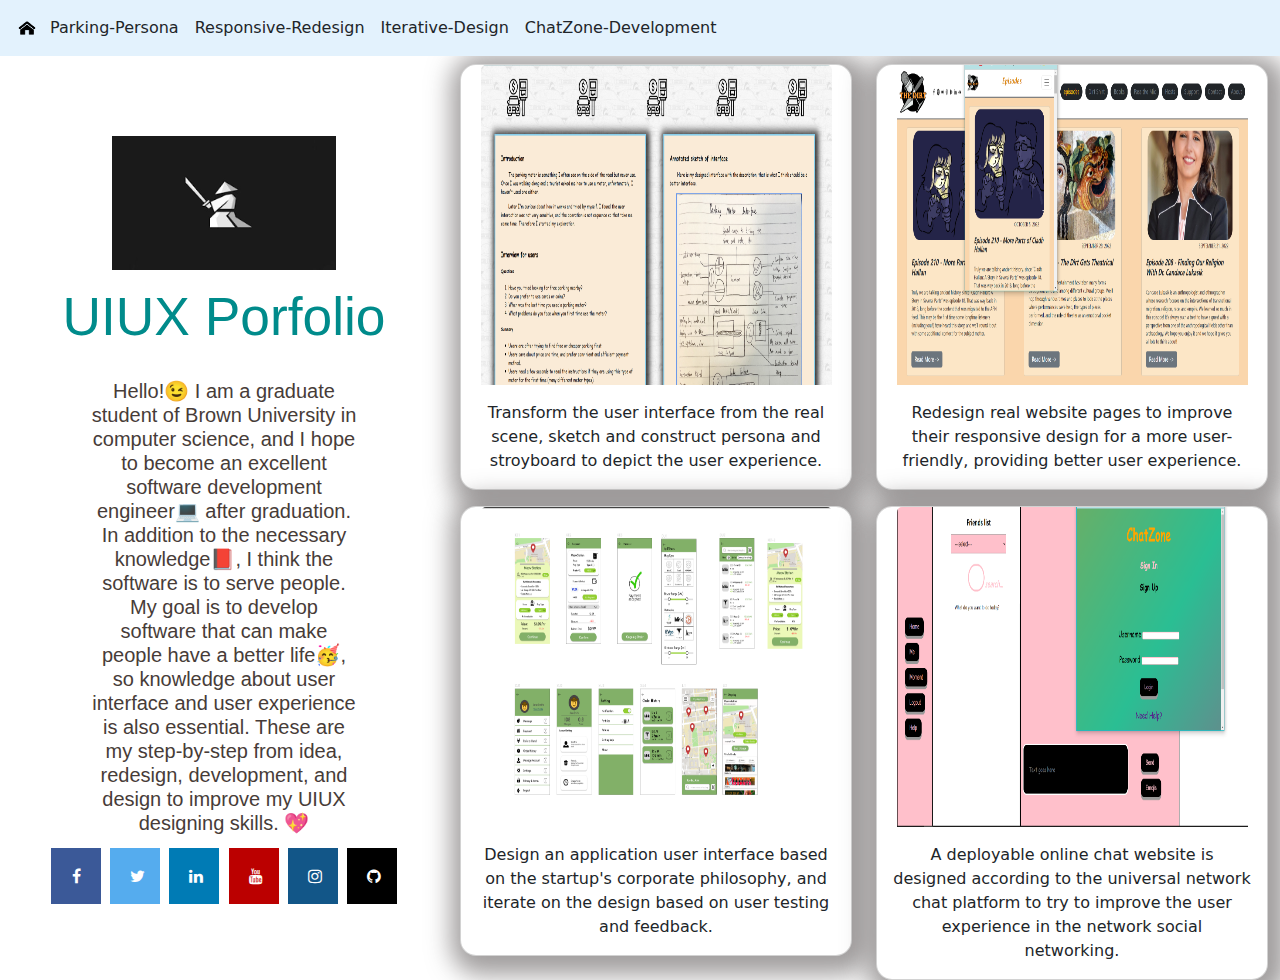
<file: index.html>
<!DOCTYPE html>
<html>
<header>
    <title>UIUX Portfolio</title>
    <meta charset="utf-8" />
    <meta name="viewport" content="width=device-width, initial-scale=1, shrink-to-fit=no" />
    <link rel="stylesheet" href="bootstrap.css" />
    <link rel="stylesheet" href="index.css" />
    <link rel="stylesheet" href="https://cdnjs.cloudflare.com/ajax/libs/font-awesome/4.7.0/css/font-awesome.min.css">
    <script src="https://code.jquery.com/jquery-3.3.1.slim.min.js"
        integrity="sha384-q8i/X+965DzO0rT7abK41JStQIAqVgRVzpbzo5smXKp4YfRvH+8abtTE1Pi6jizo"
        crossorigin="anonymous"></script>
    <script src="https://cdnjs.cloudflare.com/ajax/libs/popper.js/1.14.7/umd/popper.min.js"
        integrity="sha384-UO2eT0CpHqdSJQ6hJty5KVphtPhzWj9WO1clHTMGa3JDZwrnQq4sF86dIHNDz0W1"
        crossorigin="anonymous"></script>
    <script src="https://cdnjs.cloudflare.com/ajax/libs/bootstrap/5.1.3/js/bootstrap.min.js"
        integrity="sha512-OvBgP9A2JBgiRad/mM36mkzXSXaJE9BEIENnVEmeZdITvwT09xnxLtT4twkCa8m/loMbPHsvPl0T8lRGVBwjlQ=="
        crossorigin="anonymous" referrerpolicy="no-referrer"></script>
</header>

<body>
    <nav class="navbar sticky-top navbar-expand-lg" style="background-color: #e3f2fd;">
        <div class="container-fluid">
            <a href="#"><img src="img/home.png" alt="home" width="30" height="24"></a>
            <button class="navbar-toggler" type="button" data-bs-toggle="collapse" data-bs-target="#navbarNavAltMarkup"
                aria-controls="navbarNavAltMarkup" aria-expanded="false" aria-label="Toggle navigation">
                <span class="navbar-toggler-icon"></span>
            </button>

            <div class="collapse navbar-collapse" id="navbarNavAltMarkup">
                <div class="navbar-nav nav">
                    <a class="nav-link link-dark" href="Persona\index.html">Parking-Persona</a>
                    <a class="nav-link link-dark" href="Responsive-Redesign\index.html">Responsive-Redesign</a>
                    <a class="nav-link link-dark" href="Iterative-Design\index.html">Iterative-Design</a>
                    <a class="nav-link link-dark" href="ChatZone\index.html">ChatZone-Development</a>
                </div>
            </div>
        </div>
    </nav>

    <div class="d-flex flex-row">
        <div style="width: 35%;" id="me">
            <img class="logo" src="img\images.png">
            <h1>UIUX Porfolio</h1>
            <div class="text-block">
                <h3>Hello!😉 I am a graduate student of Brown University in computer science, and I hope to become an
                    excellent software development engineer💻 after graduation. In addition to the necessary
                    knowledge📕, I think the software is to serve people. My goal is to develop software that can make
                    people have a better life🥳, so knowledge about user interface and user experience is also
                    essential. These are my step-by-step from idea, redesign, development, and design to improve my UIUX
                    designing skills. 💖</h3>
            </div>
            <div class="icon-blcok">
                <a href="https://www.facebook.com/" class="fa fa-facebook"></a>
                <a href="https://twitter.com/home" class="fa fa-twitter"></a>
                <a href="https://www.linkedin.com/" class="fa fa-linkedin"></a>
                <a href="https://www.youtube.com/" class="fa fa-youtube"></a>
                <a href="https://www.instagram.com/" class="fa fa-instagram"></a>
                <a href="https://www.github.com/" class="fa fa-github"></a>
            </div>
        </div>
        <div style="width: 65%;" class="container-xxl text-center" id="part">
            <div class="row row-cols-2">
                <div class="col-xl-6 col-12 mt-2">
                    <div class="card ccard rounded-4" style="width: 100%;">
                        <div class="position-relative c1">
                            <img src="img\1.png" class="card-img-top image" alt="1">
                            <a href="Persona/index.html">
                                <div class="overlay1 rounded-4">
                                    Parking Meter Interface Persona
                                </div>
                            </a>
                        </div>
                        <div class="card-body">
                            <p class="card-text">Transform the user interface from the real scene, sketch and construct
                                persona and stroyboard to depict the user experience.</p>
                        </div>
                    </div>
                </div>
                <div class="col-xl-6 col-12 mt-2">
                    <div class="card ccard rounded-4" style="width: 100%;">
                        <div class="position-relative c2">
                            <img src="img\2.png " class="card-img-top image" alt="2">
                            <a href="Responsive-Redesign/index.html">
                                <div class="overlay2 rounded-4">
                                    Responsive Redesign
                                </div>
                            </a>
                        </div>
                        <div class="card-body">
                            <p class="card-text">Redesign real website pages to improve their responsive design for a
                                more user-friendly, providing better user experience.</p>
                        </div>
                    </div>
                </div>
                <div class="col-xl-6 col-12 mt-3">
                    <div class="card ccard rounded-4" style="width: 100%;">
                        <div class="position-relative c3">
                            <img src="img\3.png" class="card-img-top image" alt="3">
                            <a href="Iterative-Design/index.html">
                                <div class="overlay3 rounded-4">
                                    Iterative Design
                                </div>
                            </a>
                        </div>
                        <div class="card-body">
                            <p class="card-text">Design an application user interface based on the startup's corporate
                                philosophy, and iterate on the design based on user testing and feedback.</p>
                        </div>
                    </div>
                </div>
                <div class="col-xl-6 col-12 mt-3">
                    <div class="card ccard rounded-4" style="width: 100%;">
                        <div class="position-relative c4">
                            <img src="img\4.png" class="card-img-top image" alt="4">
                            <a href="ChatZone/index.html">
                                <div class="overlay4 rounded-4">
                                    Chat Zone
                                </div>
                            </a>
                        </div>
                        <div class="card-body">
                            <p class="card-text">A deployable online chat website is designed according to the universal
                                network chat platform to try to improve the user experience in the network social
                                networking.</p>
                        </div>
                    </div>
                </div>
            </div>
        </div>
    </div>

</body>

</html>
<!-- Source Code: https://getbootstrap.com/docs/5.2/getting-started/introduction/ -->
</file>
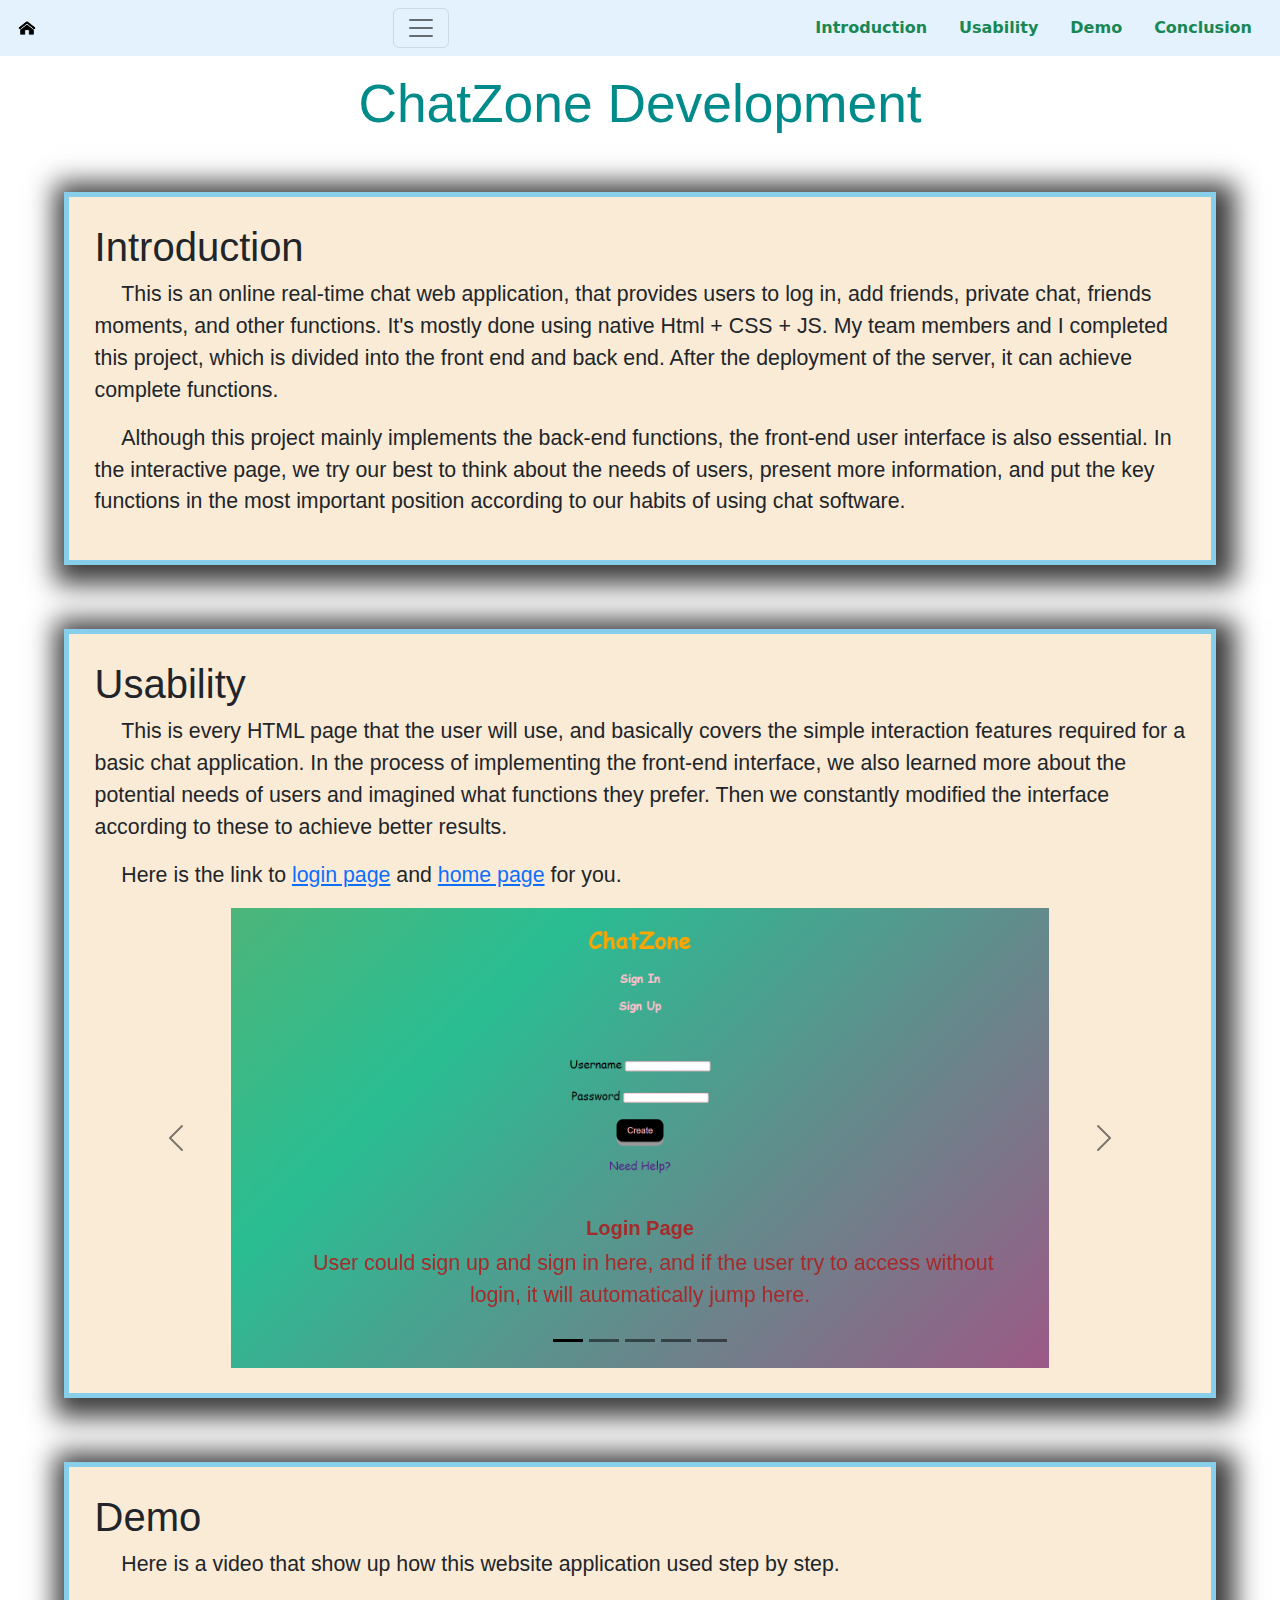
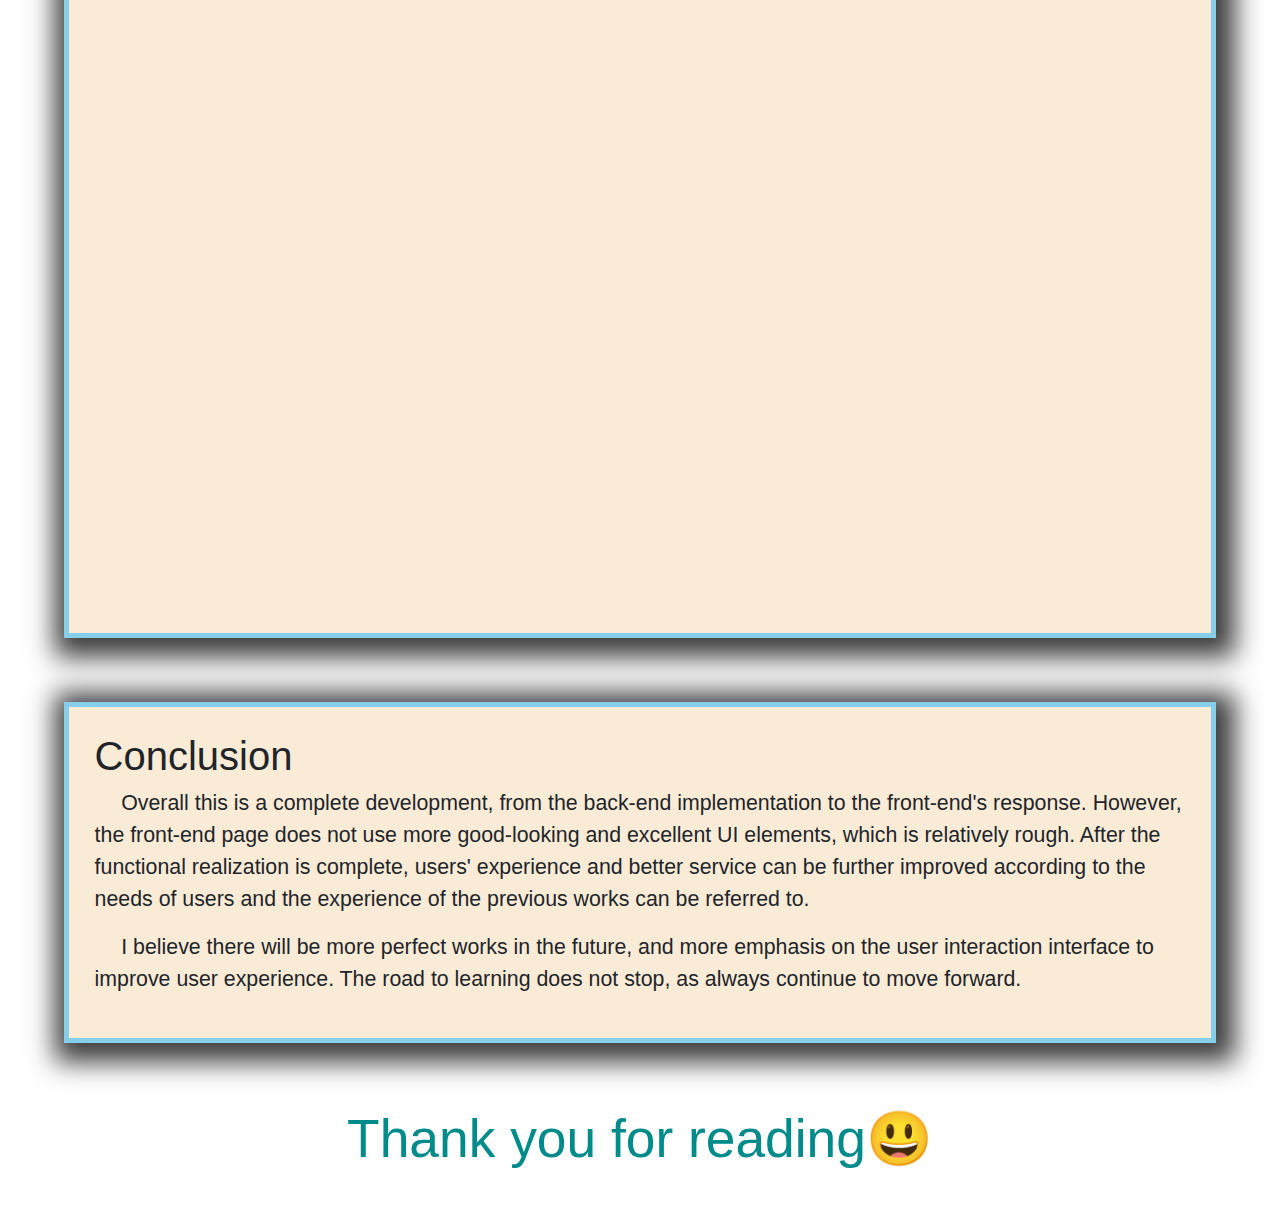
<file: ChatZone/index.html>
<!DOCTYPE html>
<html>

<head>
    <meta charset="utf-8">
    <meta name="viewport" content="width=device-width">
    <title>ChatZone-Development</title>
    <link href="../bootstrap.css" rel="stylesheet">
    <link href="index.css" rel="stylesheet" type="text/css" />
    <script src="https://code.jquery.com/jquery-3.3.1.slim.min.js"
        integrity="sha384-q8i/X+965DzO0rT7abK41JStQIAqVgRVzpbzo5smXKp4YfRvH+8abtTE1Pi6jizo"
        crossorigin="anonymous"></script>
    <script src="https://cdnjs.cloudflare.com/ajax/libs/popper.js/1.14.7/umd/popper.min.js"
        integrity="sha384-UO2eT0CpHqdSJQ6hJty5KVphtPhzWj9WO1clHTMGa3JDZwrnQq4sF86dIHNDz0W1"
        crossorigin="anonymous"></script>
    <script src="https://cdnjs.cloudflare.com/ajax/libs/bootstrap/5.1.3/js/bootstrap.min.js"
        integrity="sha512-OvBgP9A2JBgiRad/mM36mkzXSXaJE9BEIENnVEmeZdITvwT09xnxLtT4twkCa8m/loMbPHsvPl0T8lRGVBwjlQ=="
        crossorigin="anonymous" referrerpolicy="no-referrer"></script>
</head>

<body>

    <nav class="navbar sticky-top navbar-expand-xxl" style="background-color: #e3f2fd;">
        <div class="container-fluid">
            <a href="../index.html"><img src="../img/home.png" alt="home" width="30" height="24"></a>
            <button class="navbar-toggler" type="button" data-bs-toggle="collapse" data-bs-target="#navbarNavAltMarkup"
                aria-controls="navbarNavAltMarkup" aria-expanded="false" aria-label="Toggle navigation">
                <span class="navbar-toggler-icon"></span>
            </button>
            <div class="collapse navbar-collapse" id="navbarNavAltMarkup">
                <div class="navbar-nav nav">
                    <a class="nav-link link-dark" href="..\Persona\index.html">Parking-Persona</a>
                    <a class="nav-link link-dark" href="..\Responsive-Redesign\index.html">Responsive-Redesign</a>
                    <a class="nav-link link-dark" href="..\Iterative-Design\index.html">Iterative-Design</a>
                    <a class="nav-link link-primary" href="..\ChatZone\index.html">ChatZone-Development</a>
                </div>
            </div>
            <ul class="nav justify-content-end">
                <li class="nav-item">
                    <a class="nav-link link-success" href="#intro"><b>Introduction</b></a>
                </li>
                <li class="nav-item">
                    <a class="nav-link link-success" href="#use"><b>Usability</b></a>
                </li>
                <li class="nav-item">
                    <a class="nav-link link-success" href="#demo"><b>Demo</b></a>
                </li>
                <li class="nav-item">
                    <a class="nav-link link-success" href="#con"><b>Conclusion</b></a>
                </li>
            </ul>
        </div>
    </nav>

    <div class="m-2 p-2">
        <h1 class="text-center">ChatZone Development</h1>
    </div>

    <div class=" mt-2 text" id="intro">
        <h3>Introduction</h3>
        <p>This is an online real-time chat web application, that provides users to log in, add friends, private chat,
            friends moments, and other functions. It's mostly done using native Html + CSS + JS. My team members and I
            completed this project, which is divided into the front end and back end. After the deployment of the
            server, it can achieve complete functions.
        </p>
        <p>Although this project mainly implements the back-end functions, the front-end user interface is also
            essential. In the interactive page, we try our best to think about the needs of users, present more
            information, and put the key functions in the most important position according to our habits of using chat
            software.
        </p>
    </div>

    <div class="text" style="min-height: 25rem;" id="use">
        <h3>Usability</h3>
        <p>
            This is every HTML page that the user will use, and basically covers the simple interaction features
            required for a basic chat application. In the process of implementing the front-end interface, we also
            learned
            more about the potential needs of users and imagined what functions they prefer. Then we constantly modified
            the interface according to these to achieve better results.
        </p>
        <p>
            Here is the link to <a href="create.html" target="_blank">login page</a> and <a href="home.html"
                target="_blank">home page</a> for you.
        </p>

        <div id="carouselExampleDark" class="carousel carousel-dark slide" data-bs-ride="carousel">
            <div class="carousel-indicators">
                <button type="button" data-bs-target="#carouselExampleDark" data-bs-slide-to="0" class="active"
                    aria-current="true" aria-label="Slide 1"></button>
                <button type="button" data-bs-target="#carouselExampleDark" data-bs-slide-to="1"
                    aria-label="Slide 2"></button>
                <button type="button" data-bs-target="#carouselExampleDark" data-bs-slide-to="2"
                    aria-label="Slide 3"></button>
                <button type="button" data-bs-target="#carouselExampleDark" data-bs-slide-to="3"
                    aria-label="Slide 4"></button>
                <button type="button" data-bs-target="#carouselExampleDark" data-bs-slide-to="4"
                    aria-label="Slide 5"></button>
            </div>
            <div class="carousel-inner inner justify-content-center text-center">
                <div class="carousel-item text-center active">
                    <img src="img/1.png" class="d-block w-75" alt="1" style="margin-left: 12.5%;">
                    <div class="carousel-caption d-none d-md-block">
                        <h5 class="cap"><b>Login Page</b></h5>
                        <p class="cap">User could sign up and sign in here, and if the user try to access without login,
                            it will automatically jump here.</p>
                    </div>
                </div>
                <div class="carousel-item text-center">
                    <img src="img/2.png" class="d-block w-75" alt="2" style="margin-left: 12.5%;">
                    <div class="carousel-caption d-none d-md-block">
                        <h5 class="cap"><b>Home Page</b></h5>
                        <p class="cap">The left user could search friend and also add new friend here. The middle user
                            could talk with friend. The right is showing more information.</p>
                    </div>
                </div>
                <div class="carousel-item text-center">
                    <img src="img/3.png" class="d-block w-75" alt="3" style="margin-left: 12.5%;">
                    <div class="carousel-caption d-none d-md-block">
                        <h5 class="cap"><b>Account Page</b></h5>
                        <p class="cap">The user could update personal information here include avatar, birthday. And
                            also change theme of page.</p>
                    </div>
                </div>
                <div class="carousel-item justify-content-center">
                    <img src="img/4.png" class="d-block w-75" alt="4" style="margin-left: 12.5%;">
                    <div class="carousel-caption d-none d-md-block">
                        <h5 class="cap"><b>Moments Page</b></h5>
                        <p class="cap">The user could browse all the moments send by other users like Twitter. Also like
                            or get more information.</p>
                    </div>
                </div>
                <div class="carousel-item justify-content-center">
                    <img src="img/5.png" class="d-block w-75" alt="5" style="margin-left: 12.5%;">
                    <div class="carousel-caption d-none d-md-block">
                        <h5 class="cap"><b>Help Page</b></h5>
                        <p class="cap">Providing more helping information to user so that they could familiar with this
                            application sooner.</p>
                    </div>
                </div>
            </div>
            <button class="carousel-control-prev" type="button" data-bs-target="#carouselExampleDark"
                data-bs-slide="prev">
                <span class="carousel-control-prev-icon" aria-hidden="true"></span>
                <span class="visually-hidden">Previous</span>
            </button>
            <button class="carousel-control-next" type="button" data-bs-target="#carouselExampleDark"
                data-bs-slide="next">
                <span class="carousel-control-next-icon" aria-hidden="true"></span>
                <span class="visually-hidden">Next</span>
            </button>
        </div>

    </div>

    <div class="text" id="demo">
        <h3>Demo</h3>
        <p>
            Here is a video that show up how this website application used step by step.
        </p>
        <div class="text-center">
            <iframe width="60%" height="600" src="https://www.youtube.com/embed/i1lo34ma1hg?autoplay=1&mute=1">
            </iframe>
        </div>

    </div>


    <div class="text" id="con">
        <h3>Conclusion</h3>
        <p>
            Overall this is a complete development, from the back-end implementation to the front-end's response.
            However, the front-end page does not use more good-looking and excellent UI elements, which is relatively
            rough. After the functional realization is complete, users' experience and better service can be further
            improved according to the needs of users and the experience of the previous works can be referred to.
        </p>
        <p>
            I believe there will be more perfect works in the future, and more emphasis on the user interaction
            interface to improve user experience. The road to learning does not stop, as always continue to move
            forward.
        </p>
    </div>
    <di>
        <h1 class="text-center">Thank you for reading&#128515;</h1>
        </div>
</body>

</html>
</file>
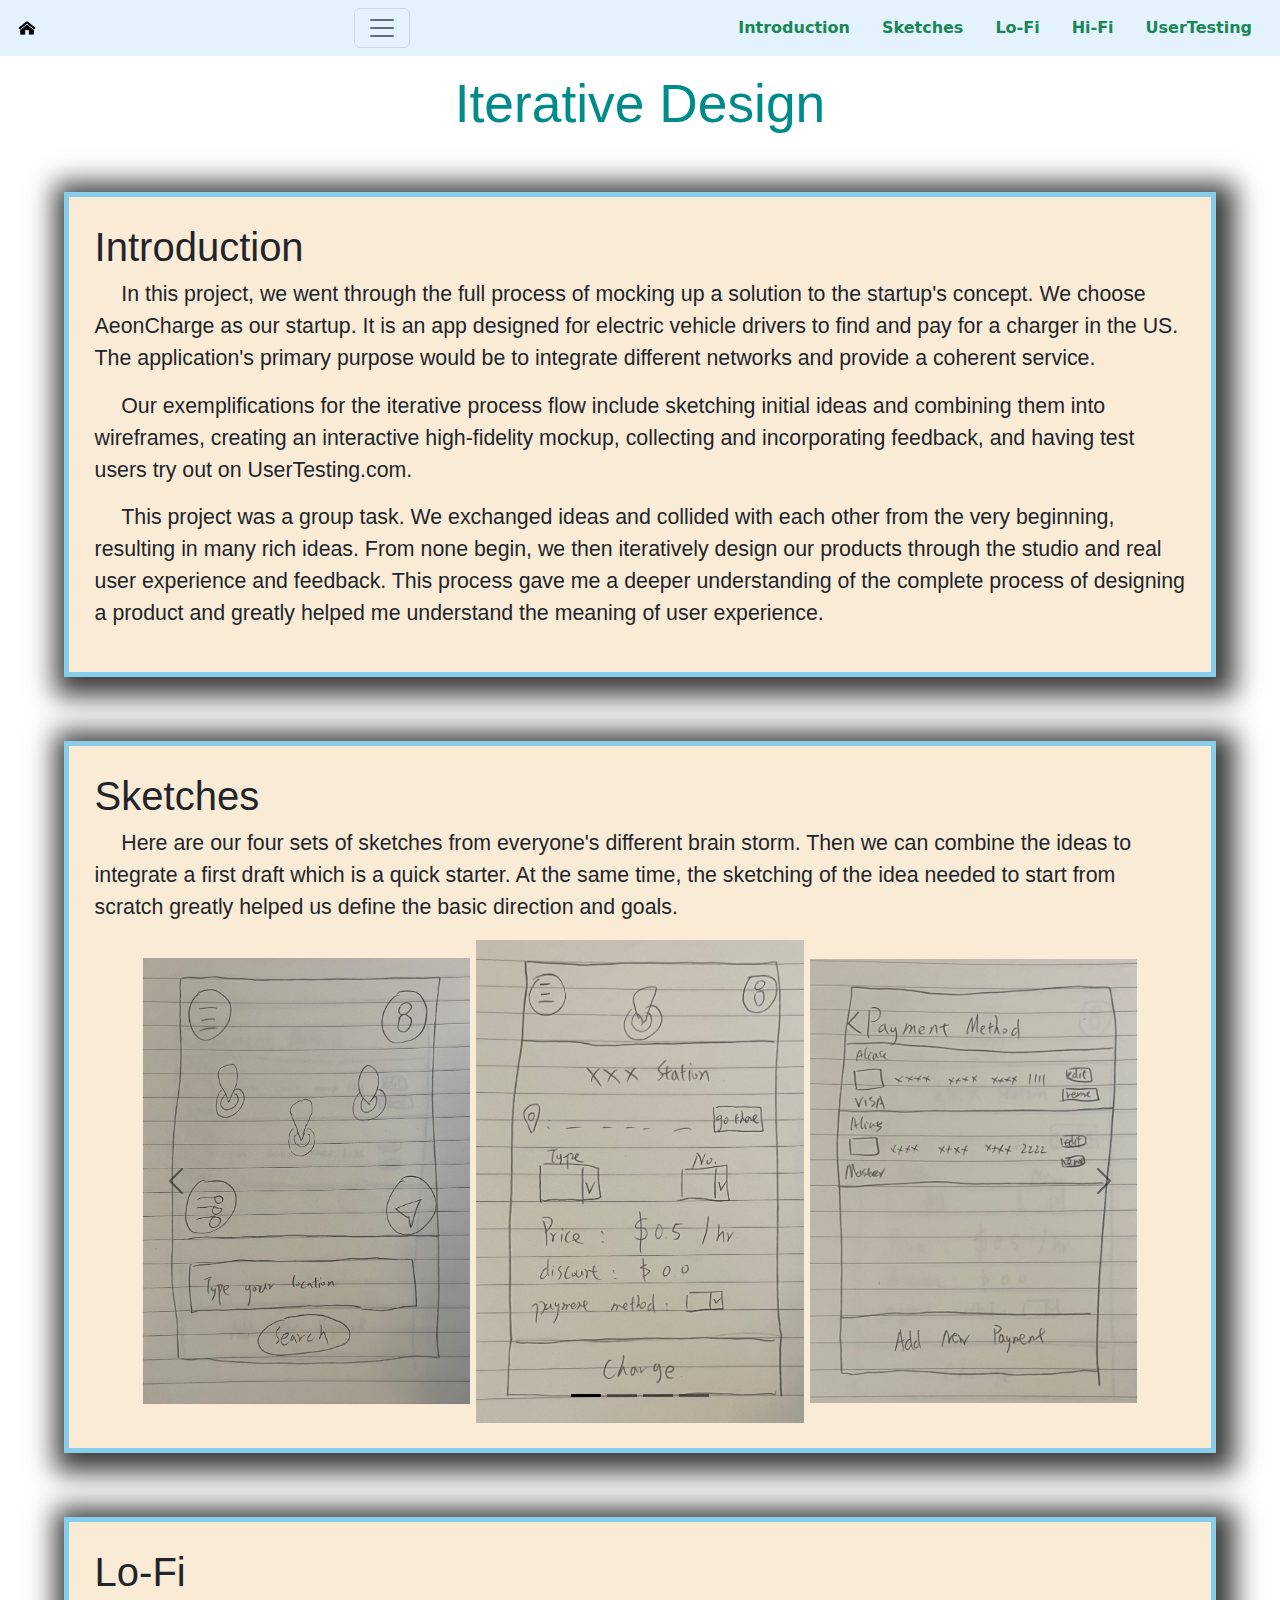
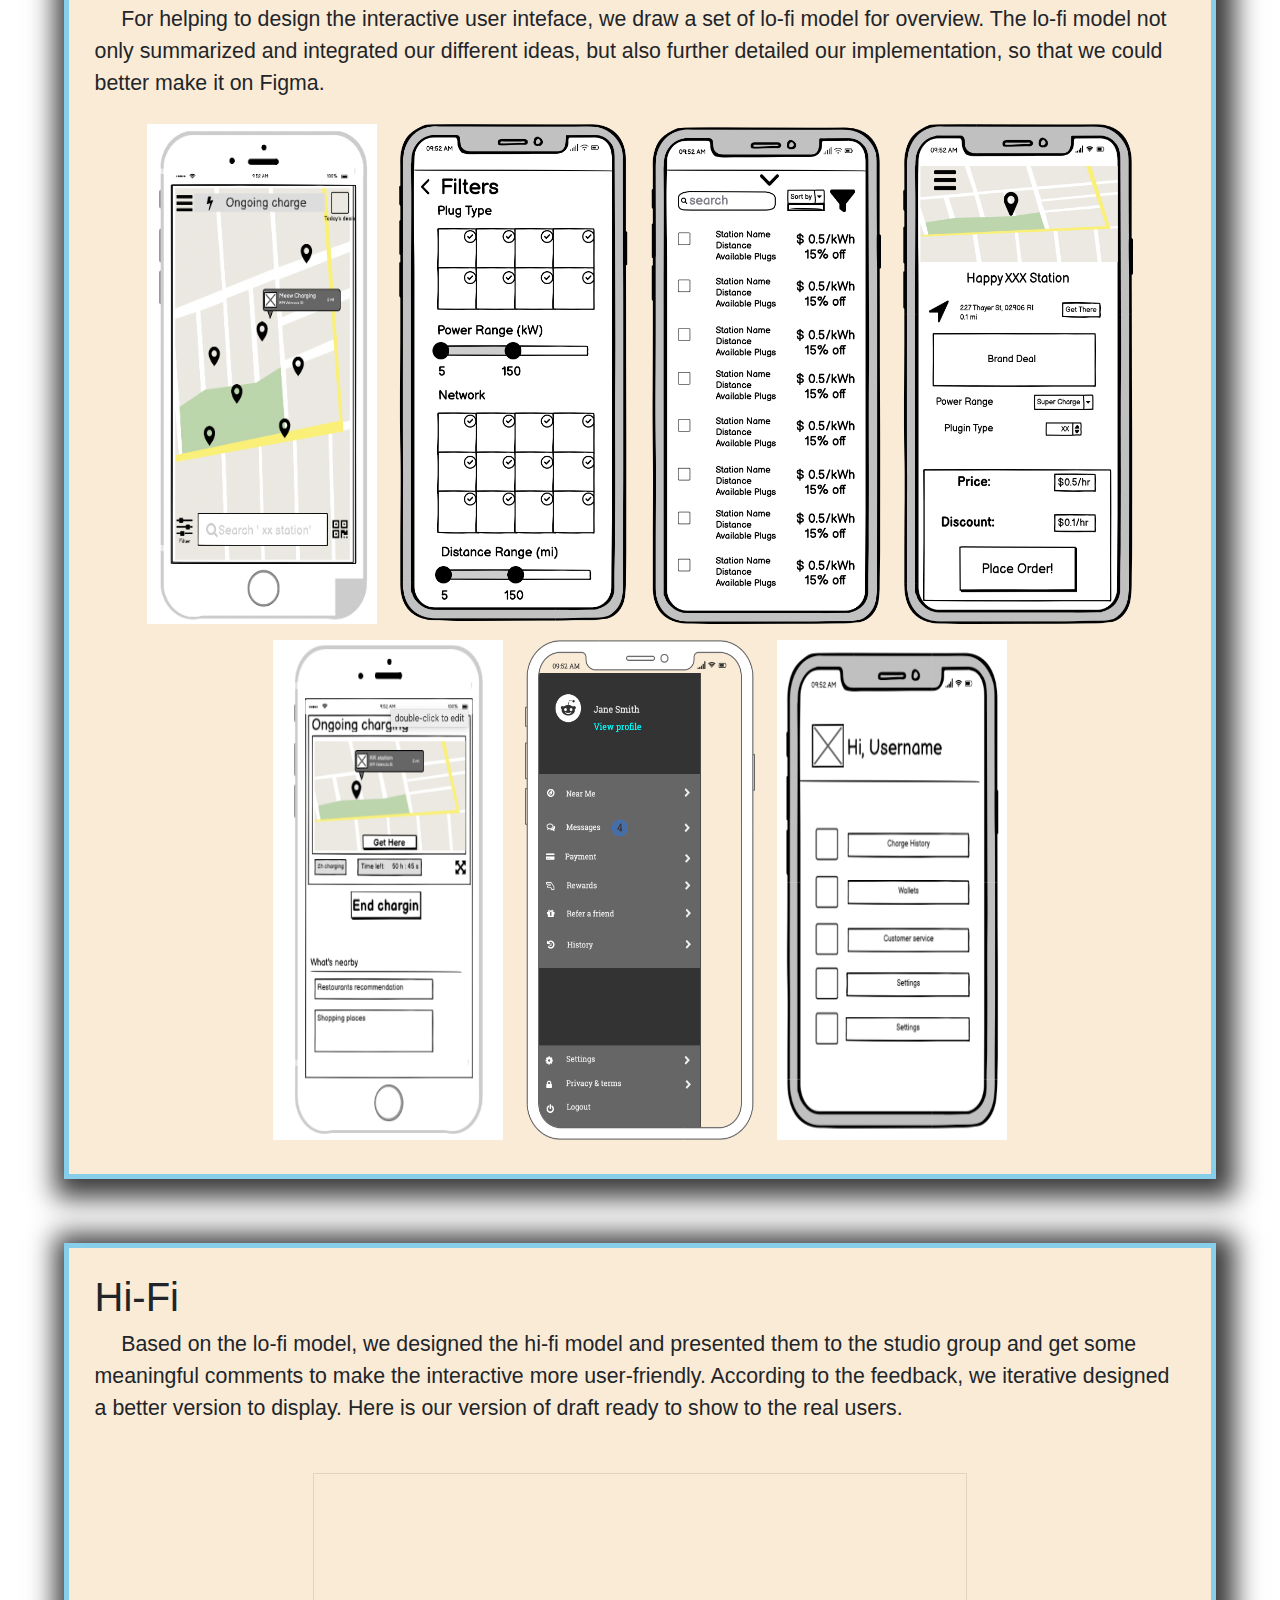
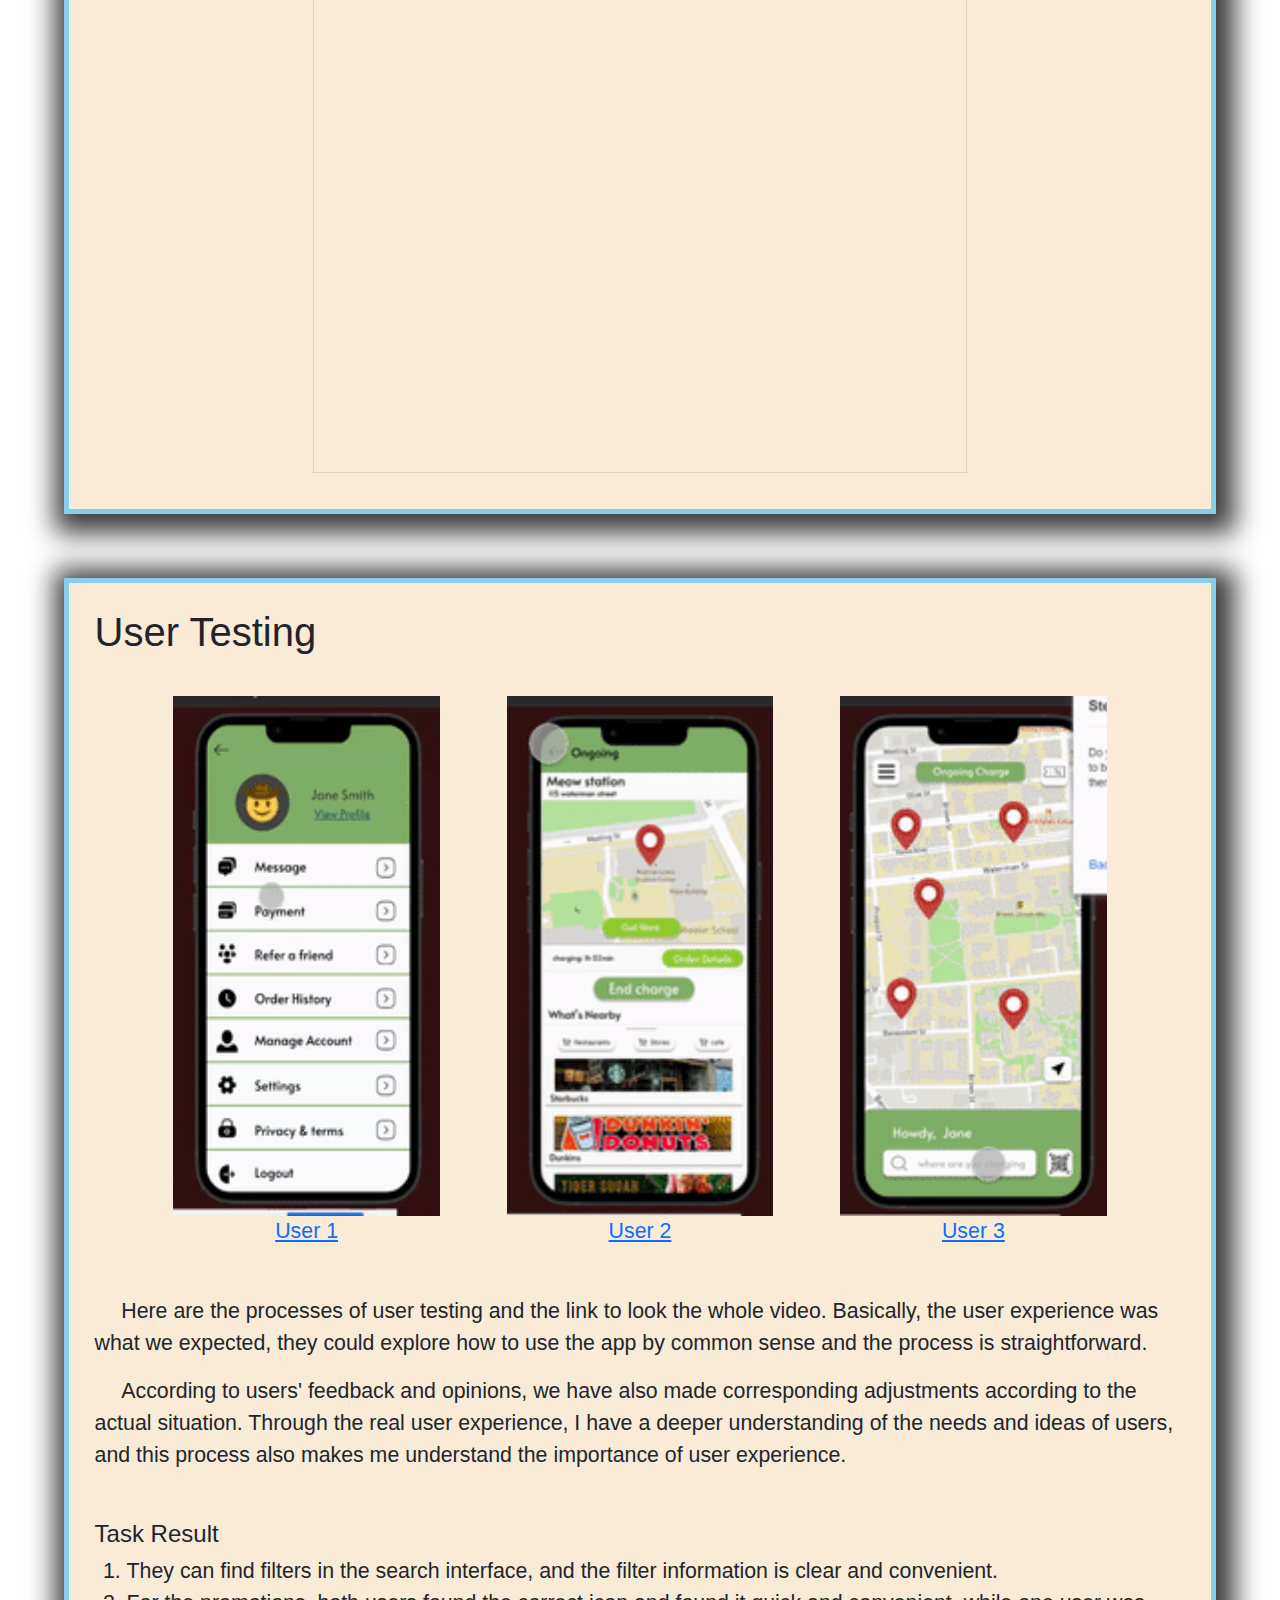
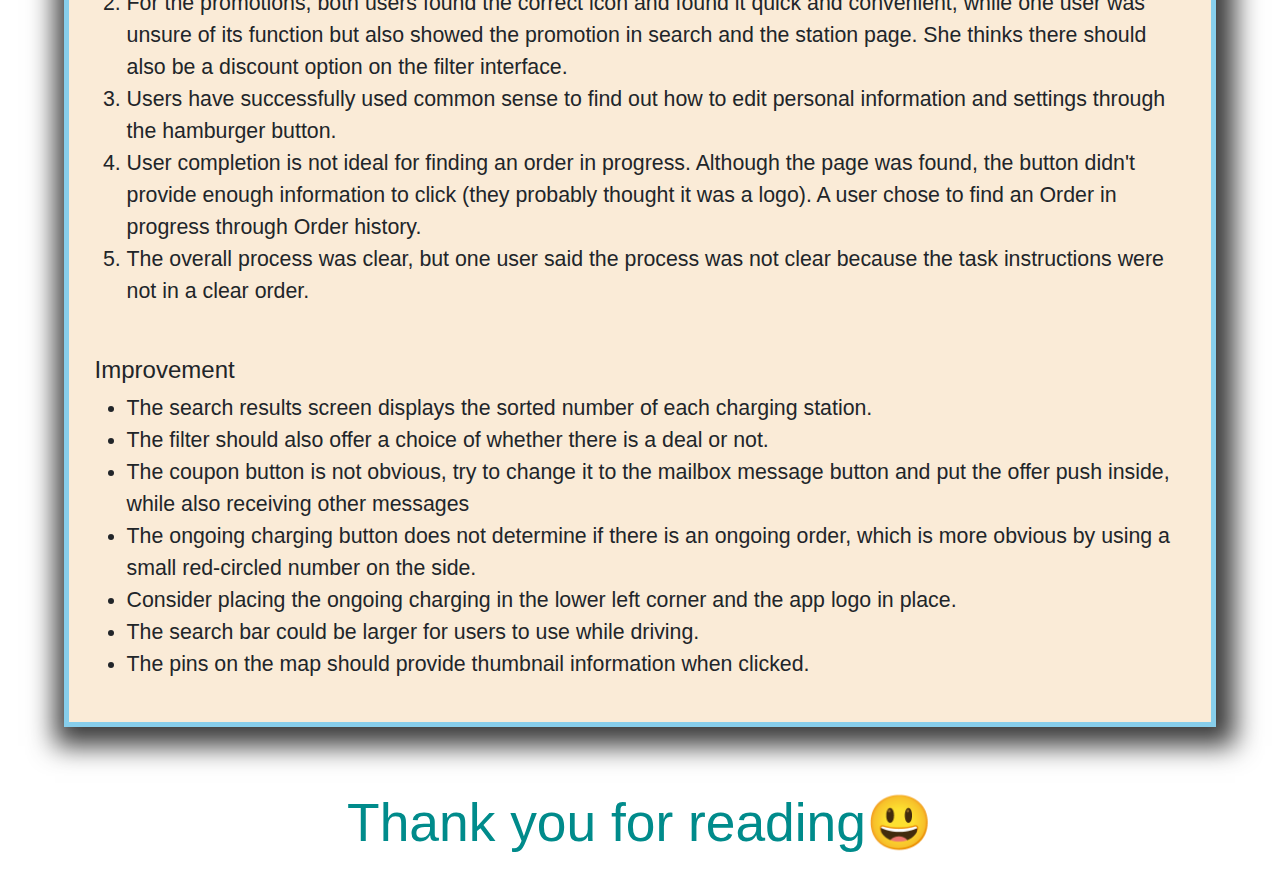
<file: Iterative-Design/index.html>
<!DOCTYPE html>
<html>

<head>
  <meta charset="utf-8">
  <meta name="viewport" content="width=device-width">
  <title>Iterative-Design</title>
  <link href="bootstrap.css" rel="stylesheet" type="text/css" />
  <link href="style.css" rel="stylesheet" type="text/css" />
  <script src="https://code.jquery.com/jquery-3.3.1.slim.min.js"
    integrity="sha384-q8i/X+965DzO0rT7abK41JStQIAqVgRVzpbzo5smXKp4YfRvH+8abtTE1Pi6jizo"
    crossorigin="anonymous"></script>
  <script src="https://cdnjs.cloudflare.com/ajax/libs/popper.js/1.14.7/umd/popper.min.js"
    integrity="sha384-UO2eT0CpHqdSJQ6hJty5KVphtPhzWj9WO1clHTMGa3JDZwrnQq4sF86dIHNDz0W1"
    crossorigin="anonymous"></script>
  <script src="https://cdnjs.cloudflare.com/ajax/libs/bootstrap/5.1.3/js/bootstrap.min.js"
    integrity="sha512-OvBgP9A2JBgiRad/mM36mkzXSXaJE9BEIENnVEmeZdITvwT09xnxLtT4twkCa8m/loMbPHsvPl0T8lRGVBwjlQ=="
    crossorigin="anonymous" referrerpolicy="no-referrer"></script>
</head>

<body>

  <nav class="navbar sticky-top navbar-expand-xxl" style="background-color: #e3f2fd;">
    <div class="container-fluid">
      <a href="../index.html"><img src="../img/home.png" alt="home" width="30" height="24"></a>
      <button class="navbar-toggler" type="button" data-bs-toggle="collapse" data-bs-target="#navbarNavAltMarkup"
        aria-controls="navbarNavAltMarkup" aria-expanded="false" aria-label="Toggle navigation">
        <span class="navbar-toggler-icon"></span>
      </button>
      <div class="collapse navbar-collapse" id="navbarNavAltMarkup">
        <div class="navbar-nav nav">
          <a class="nav-link link-dark" href="..\Persona\index.html">Parking-Persona</a>
          <a class="nav-link link-dark" href="..\Responsive-Redesign\index.html">Responsive-Redesign</a>
          <a class="nav-link link-primary" href="..\Iterative-Design\index.html">Iterative-Design</a>
          <a class="nav-link link-dark" href="..\ChatZone\index.html">ChatZone-Development</a>
        </div>
      </div>
      <ul class="nav justify-content-end">
        <li class="nav-item">
          <a class="nav-link link-success" href="#intro"><b>Introduction</b></a>
        </li>
        <li class="nav-item">
          <a class="nav-link link-success" href="#sketch"><b>Sketches</b></a>
        </li>
        <li class="nav-item">
          <a class="nav-link link-success" href="#lo"><b>Lo-Fi</b></a>
        </li>
        <li class="nav-item">
          <a class="nav-link link-success" href="#hi"><b>Hi-Fi</b></a>
        </li>
        <li class="nav-item">
          <a class="nav-link link-success" href="#test"><b>UserTesting</b></a>
        </li>
      </ul>
    </div>
  </nav>

  <div class="m-2 p-2">
    <h1 class="text-center">Iterative Design</h1>
  </div>

  <div class=" mt-2 text" id="intro">
    <h3>Introduction</h3>
    <p>
      In this project, we went through the full process of mocking up a solution to the startup's concept. We choose
      AeonCharge as our startup. It is an app designed for electric vehicle drivers to find and pay for a charger in
      the US. The application's primary purpose would be to integrate different networks and provide a coherent
      service.
    </p>
    <p>Our exemplifications for the iterative process flow include sketching initial ideas and combining them
      into wireframes, creating an interactive high-fidelity mockup, collecting and incorporating feedback, and having
      test users try out on UserTesting.com.
    </p>
    <p>This project was a group task. We exchanged ideas and collided with each other from the very beginning, resulting
      in many rich ideas. From none begin, we then iteratively design our products through the studio and real user
      experience and feedback. This process gave me a deeper understanding of the complete process of designing a
      product and greatly helped me understand the meaning of user experience.

    </p>
    <p>

    </p>
  </div>

  <div class="text" style="min-height: 25rem;" id="sketch">
    <h3>Sketches</h3>
    <p>
      Here are our four sets of sketches from everyone's different brain storm. Then we can combine the ideas to
      integrate a first draft which is a quick starter. At the same time, the sketching of the idea needed to start from
      scratch greatly helped us define the basic direction and goals.
    </p>

    <div id="carouselExampleDark" class="carousel carousel-dark slide" data-bs-ride="carousel">
      <div class="carousel-indicators">
        <button type="button" data-bs-target="#carouselExampleDark" data-bs-slide-to="0" class="active"
          aria-current="true" aria-label="Slide 1"></button>
        <button type="button" data-bs-target="#carouselExampleDark" data-bs-slide-to="1" aria-label="Slide 2"></button>
        <button type="button" data-bs-target="#carouselExampleDark" data-bs-slide-to="2" aria-label="Slide 3"></button>
        <button type="button" data-bs-target="#carouselExampleDark" data-bs-slide-to="3" aria-label="Slide 4"></button>
      </div>
      <div class="carousel-inner inner justify-content-center">
        <div class="carousel-item text-center active">
          <img src="s_1-1.jpg" class=" sketc" alt="1-1">
          <img src="s_1-2.jpg" class=" sketc" alt="1-2">
          <img src="s_1-3.jpg" class=" sketc" alt="1-3">
        </div>

        <div class="carousel-item text-center">
          <img src="s_2-1.jpg" class=" sketc" alt="2-1">
          <img src="s_2-2.jpg" class=" sketc" alt="2-2">
          <img src="s_2-3.jpg" class=" sketc" alt="2-3">
        </div>

        <div class="carousel-item text-center">
          <img src="s_3-1.jpeg" class=" sketc" alt="3-1">
          <img src="s_3-2.jpeg" class=" sketc" alt="3-2">
          <img src="s_3-3.jpeg" class=" sketc" alt="3-3">
        </div>

        <div class="carousel-item justify-content-center">
          <img src="s_4.png" class="sketc1" alt="4">
        </div>
      </div>
      <button class="carousel-control-prev" type="button" data-bs-target="#carouselExampleDark" data-bs-slide="prev">
        <span class="carousel-control-prev-icon" aria-hidden="true"></span>
        <span class="visually-hidden">Previous</span>
      </button>
      <button class="carousel-control-next" type="button" data-bs-target="#carouselExampleDark" data-bs-slide="next">
        <span class="carousel-control-next-icon" aria-hidden="true"></span>
        <span class="visually-hidden">Next</span>
      </button>
    </div>

  </div>

  <div class="text" id="lo">
    <h3>Lo-Fi</h3>
    <div>
      <p>
        For helping to design the interactive user inteface, we draw a set of lo-fi model for overview. The
        lo-fi model not only summarized and integrated our different ideas, but also further detailed our
        implementation, so that we could better make it on Figma.
      </p>
      <div class="container text-center">

        <img src="lo-fi_4.png" width="230rem" class="col m-2" height="500rem" />
        <img src="lo-fi_7.png" width="230rem" class="col m-2" height="500rem" />
        <img src="lo-fi_6.png" width="230rem" class="col m-2" height="500rem" />
        <img src="lo-fi_1.png" width="230rem" class="col m-2" height="500rem" />
        <img src="lo-fi_3.png" width="230rem" class="col m-2" height="500rem" />
        <img src="lo-fi_2.png" width="230rem" class="col m-2" height="500rem" />
        <img src="lo-fi_5.png" width="230rem" class="col m-2" height="500rem" />

      </div>
    </div>

  </div>

  <div class="text" id="hi">
    <h3>Hi-Fi</h3>
    <div>
      <p>Based on the lo-fi model, we designed the hi-fi model and presented them to the studio group and get some
        meaningful comments to make the interactive more user-friendly. According to the feedback, we iterative designed
        a better version to display. Here is our version of draft ready to show to the real users.
      </p>
      <br>
      <div class="text-center">
        <iframe style="border: 1px solid rgba(0, 0, 0, 0.1);" width="60%" height="600" class="figma"
          src="https://www.figma.com/embed?embed_host=share&url=https%3A%2F%2Fwww.figma.com%2Fproto%2FoYd1cir1XvyQmY08C967LH%2FAeonCharge%3Fnode-id%3D1%253A751%26scaling%3Dscale-down%26page-id%3D0%253A1%26starting-point-node-id%3D1%253A751"
          allowfullscreen></iframe>
      </div>

    </div>

  </div>


  <div class="text" id="test">
    <h3>User Testing</h3>
    <div>
      <br>
      <div class='d-flex justify-content-evenly container'>
        <div class='d-flex flex-column col-md-3 text-center w-25'>
          <img src="user1.gif" alt="User 1" height="100%" />
          <a href="https://drive.google.com/file/d/1paRhIqAZY9vnFt_6FzJENZAUDzqOzhgQ/view?usp=sharing"
            target="_blank">User 1</a>
        </div>
        <div class='d-flex flex-column col-md-3 text-center w-25'>
          <img src="user2.gif" alt="User 2" height="100%" />
          <a href="https://drive.google.com/file/d/1T4ImmXNVsgxxRclMTd8JRAPbehmrXe7n/view?usp=sharing"
            target="_blank">User 2</a>
        </div>
        <div class='d-flex flex-column col-md-3 text-center w-25'>
          <img src="user3.gif" alt="User 3" height="100%" />
          <a href="https://drive.google.com/file/d/1mrAKMBg2lQVRbqplkJmjBwuqXAz9hMHX/view?usp=sharing"
            target="_blank">User 3</a>
        </div>
      </div>
      <br>
      <p>
      <p>Here are the processes of user testing and the link to look the whole video. Basically, the user experience was
        what we expected, they could explore how to use the app by common sense and the process is straightforward.
      </p>
      <p>According to users' feedback and opinions, we have also made corresponding adjustments according to the actual
        situation. Through the real user experience, I have a deeper understanding of the needs and ideas of users, and
        this
        process also makes me understand the importance of user experience.
      </p>
      <br>
      <h4>Task Result</h4>
      <ol>
        <li>They can find filters in the search interface, and the filter information is clear and convenient.</li>
        <li>For the promotions, both users found the correct icon and found it quick and convenient, while one user was
          unsure of its function but also showed the promotion in search and the station page. She thinks there should
          also be a discount option on the filter interface.</li>
        <li>Users have successfully used common sense to find out how to edit personal information and settings through
          the hamburger button.</li>
        <li>User completion is not ideal for finding an order in progress. Although the page was found, the button
          didn't provide enough information to click (they probably thought it was a logo). A user chose to find an
          Order in progress through Order history.</li>
        <li>The overall process was clear, but one user said the process was not clear because the task instructions
          were not in a clear order.</li>
      </ol>
      <br>
      <h4>Improvement</h4>
      <ul>
        <li>The search results screen displays the sorted number of each charging station.</li>
        <li>The filter should also offer a choice of whether there is a deal or not.</li>
        <li>The coupon button is not obvious, try to change it to the mailbox message button and put the offer push
          inside, while also receiving other messages</li>
        <li>The ongoing charging button does not determine if there is an ongoing order, which is more obvious by using
          a small red-circled number on the side.</li>
        <li>Consider placing the ongoing charging in the lower left corner and the app logo in place.</li>
        <li>The search bar could be larger for users to use while driving.</li>
        <li>The pins on the map should provide thumbnail information when clicked.</li>
      </ul>
      </p>
    </div>
  </div>
  <di>
    <h1 class="text-center">Thank you for reading&#128515;</h1>
    </div>
</body>

</html>
</file>
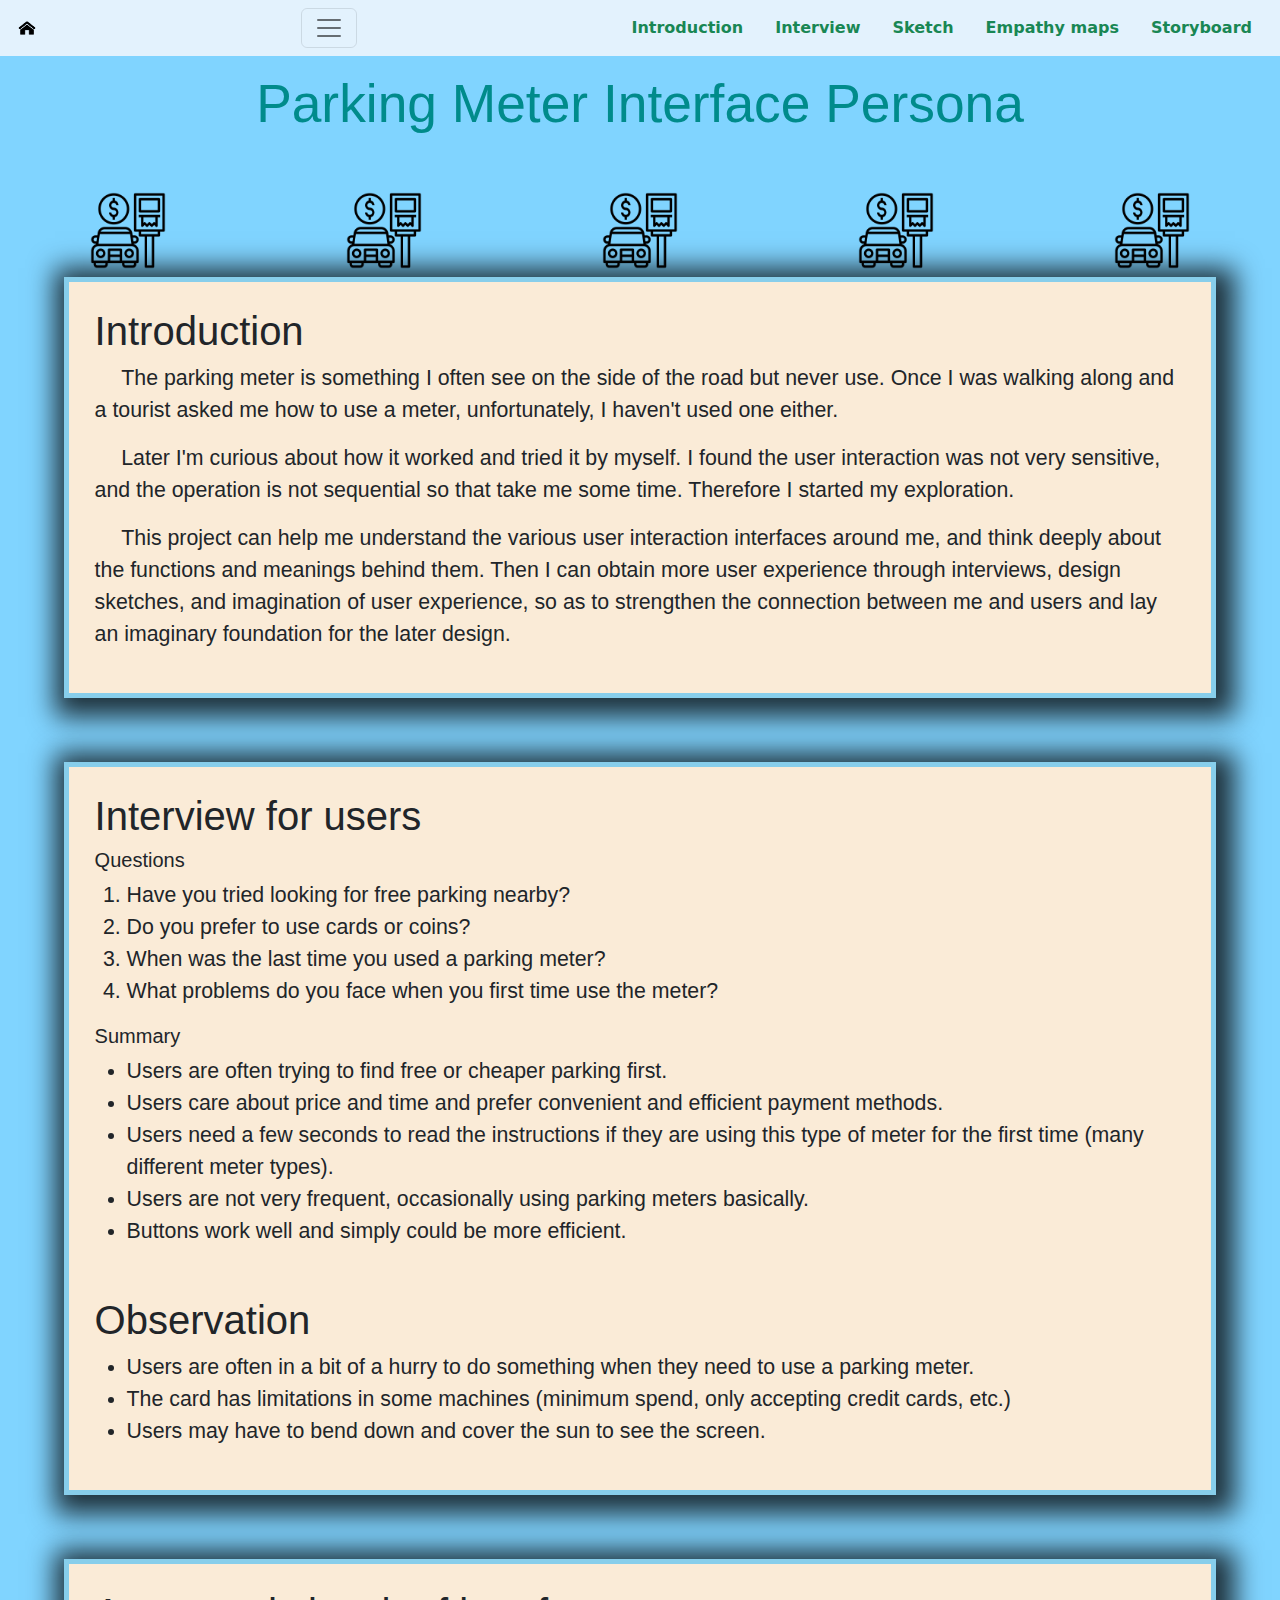
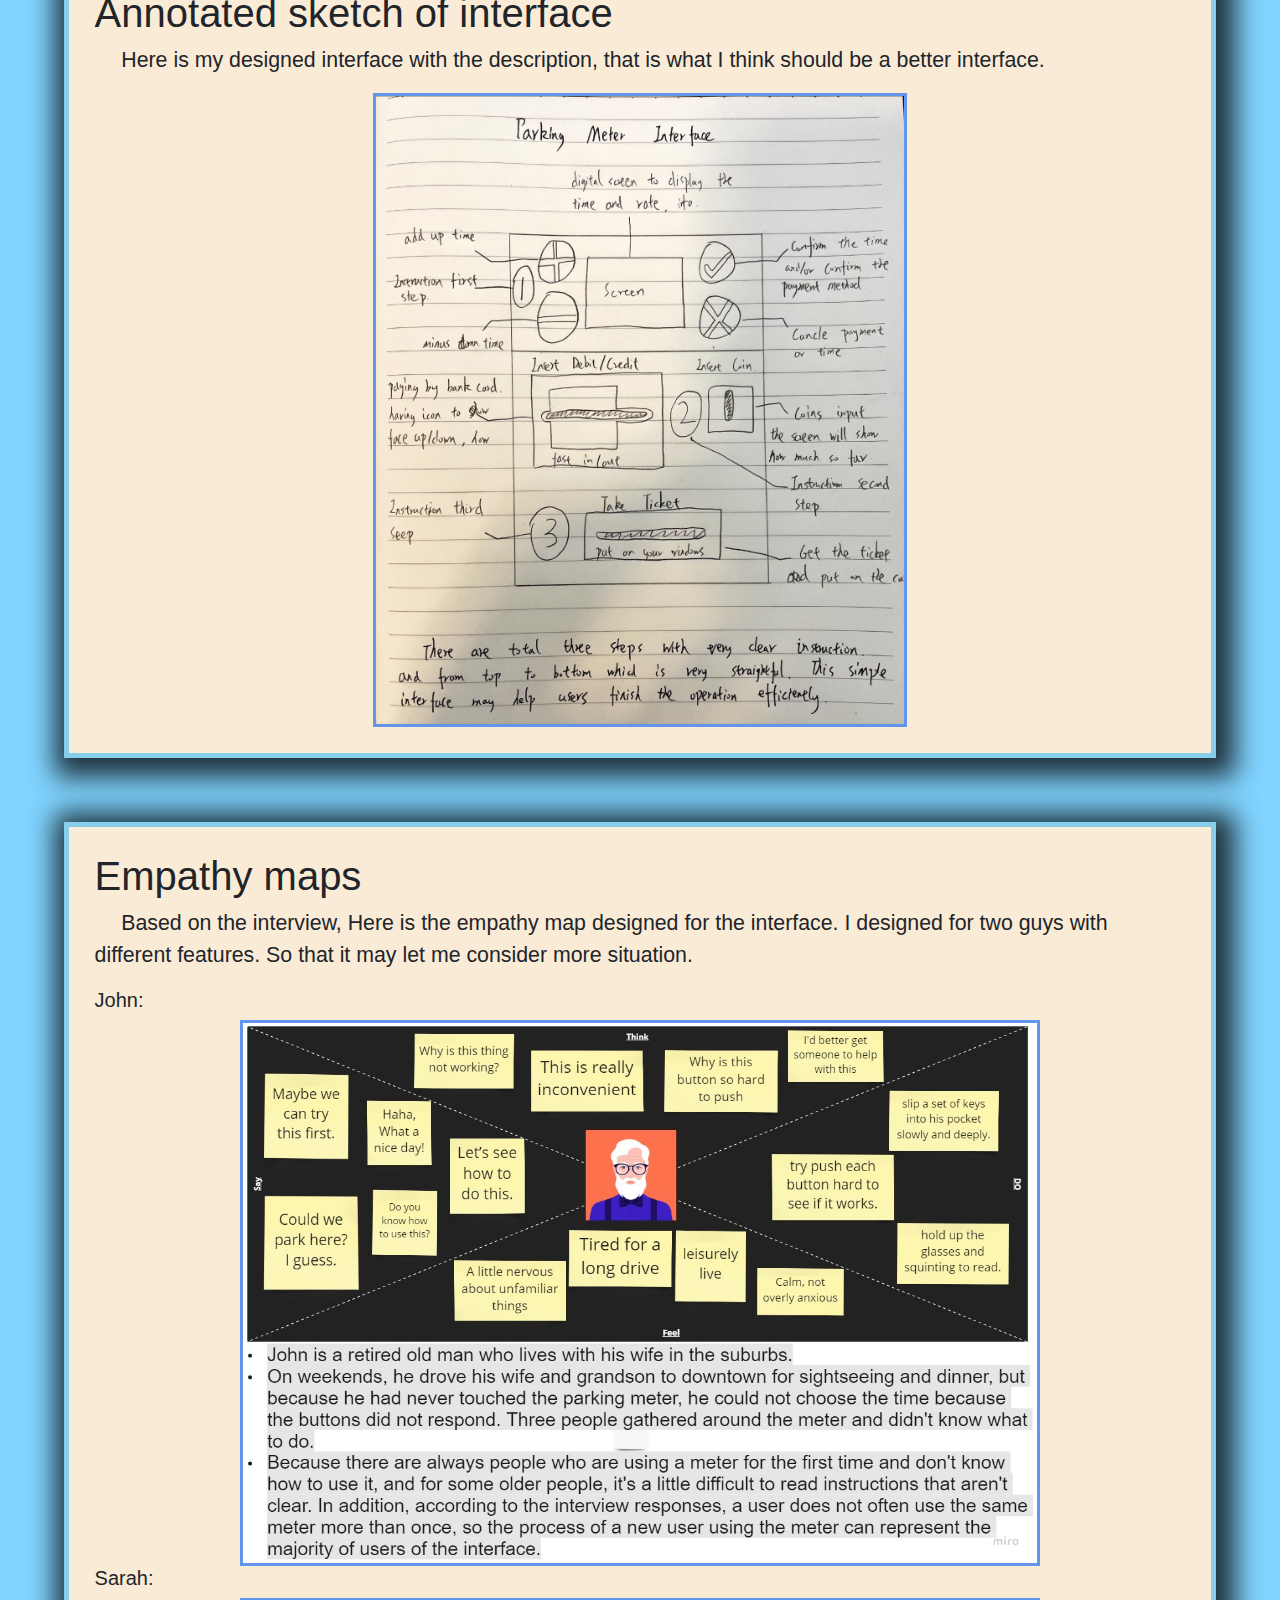
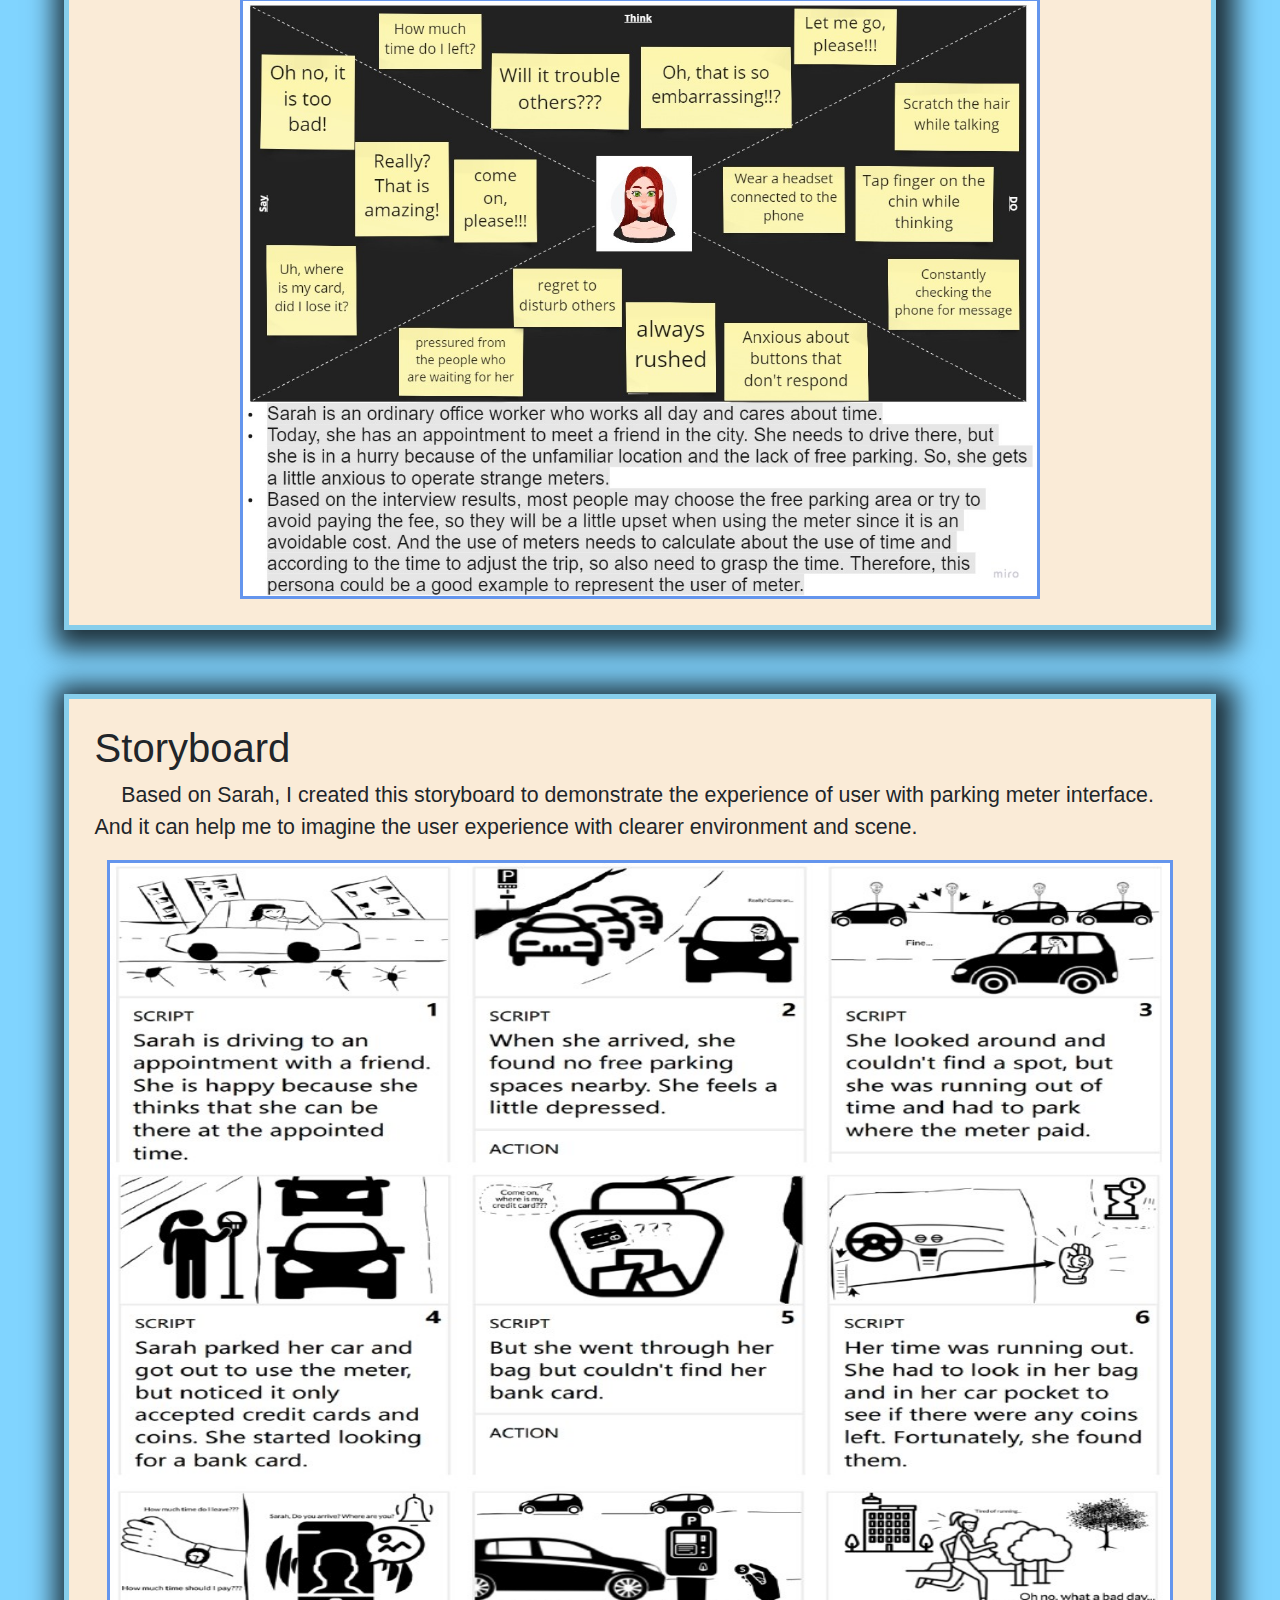
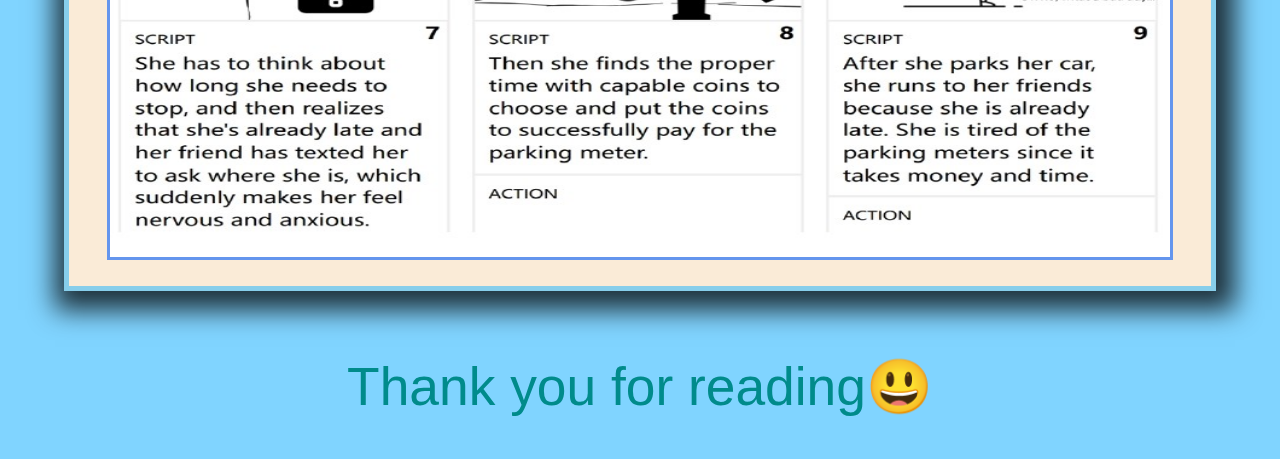
<file: Persona/index.html>
<!doctype html>
<html>

<head>
    <title>Parking Meter Interface</title>
    <link href="../bootstrap.css" rel="stylesheet">
    <link href="index.css" rel="stylesheet">
    <script src="https://code.jquery.com/jquery-3.3.1.slim.min.js"
        integrity="sha384-q8i/X+965DzO0rT7abK41JStQIAqVgRVzpbzo5smXKp4YfRvH+8abtTE1Pi6jizo"
        crossorigin="anonymous"></script>
    <script src="https://cdnjs.cloudflare.com/ajax/libs/popper.js/1.14.7/umd/popper.min.js"
        integrity="sha384-UO2eT0CpHqdSJQ6hJty5KVphtPhzWj9WO1clHTMGa3JDZwrnQq4sF86dIHNDz0W1"
        crossorigin="anonymous"></script>
    <script src="https://cdnjs.cloudflare.com/ajax/libs/bootstrap/5.1.3/js/bootstrap.min.js"
        integrity="sha512-OvBgP9A2JBgiRad/mM36mkzXSXaJE9BEIENnVEmeZdITvwT09xnxLtT4twkCa8m/loMbPHsvPl0T8lRGVBwjlQ=="
        crossorigin="anonymous" referrerpolicy="no-referrer"></script>
    <meta name="Persona" content="The persona designed for parking meter interface">
</head>

<body>

    <nav class="navbar sticky-top navbar-expand-xxl" style="background-color: #e3f2fd;">
        <div class="container-fluid">
            <a href="../index.html"><img src="../img/home.png" alt="home" width="30" height="24"></a>
            <button class="navbar-toggler" type="button" data-bs-toggle="collapse" data-bs-target="#navbarNavAltMarkup"
                aria-controls="navbarNavAltMarkup" aria-expanded="false" aria-label="Toggle navigation">
                <span class="navbar-toggler-icon"></span>
            </button>
            <div class="collapse navbar-collapse" id="navbarNavAltMarkup">
                <div class="navbar-nav nav">
                    <a class="nav-link link-primary" href="..\Persona\index.html">Parking-Persona</a>
                    <a class="nav-link link-dark" href="..\Responsive-Redesign\index.html">Responsive-Redesign</a>
                    <a class="nav-link link-dark" href="..\Iterative-Design\index.html">Iterative-Design</a>
                    <a class="nav-link link-dark" href="..\ChatZone\index.html">ChatZone-Development</a>
                </div>
            </div>
            <ul class="nav justify-content-end">
                <li class="nav-item">
                    <a class="nav-link link-success" href="#intro"><b>Introduction</b></a>
                </li>
                <li class="nav-item">
                    <a class="nav-link link-success" href="#inter"><b>Interview</b></a>
                </li>
                <li class="nav-item">
                    <a class="nav-link link-success" href="#sketch"><b>Sketch</b></a>
                </li>
                <li class="nav-item">
                    <a class="nav-link link-success" href="#map"><b>Empathy maps</b></a>
                </li>
                <li class="nav-item">
                    <a class="nav-link link-success" href="#story"><b>Storyboard</b></a>
                </li>
            </ul>
        </div>
    </nav>

    <div>
        <div class="m-2 p-2">
            <h1 class="text-center">Parking Meter Interface Persona</h1>
        </div>
        <span class="icon">
            <img src="src/meter.png" width="6%">
            <img src="src/meter.png" width="6%">
            <img src="src/meter.png" width="6%">
            <img src="src/meter.png" width="6%">
            <img src="src/meter.png" width="6%">
        </span>

    </div>

    <div class="mt-2 text" id="intro">
        <h3>Introduction</h3>
        <p>
            The parking meter is something I often see on the side of the road but never use. Once I was walking along
            and a tourist asked me how to use a meter, unfortunately, I haven't used one either. </p>
        <p>Later I'm curious about how it worked and tried it by myself. I found the user interaction was not very
            sensitive, and the operation is not sequential so that take me some time. Therefore I started my
            exploration.
        </p>
        <p>This project can help me understand the various user interaction interfaces around me, and think deeply about
            the functions and meanings behind them. Then I can obtain more user experience through interviews, design
            sketches, and imagination of user experience, so as to strengthen the connection between me and users and
            lay an imaginary foundation for the later design.</p>
    </div>
    <div class="text" id="inter">
        <h3>Interview for users</h3>
        <h5>Questions</h5>
        <ol>
            <li>Have you tried looking for free parking nearby?</li>
            <li>Do you prefer to use cards or coins?</li>
            <li>When was the last time you used a parking meter?</li>
            <li>What problems do you face when you first time use the meter?</li>
        </ol>
        <h5>Summary</h5>
        <ul>
            <li>Users are often trying to find free or cheaper parking first.</li>
            <li>Users care about price and time and prefer convenient and efficient payment methods.</li>
            <li>Users need a few seconds to read the instructions if they are using this type of meter for the first time (many different meter types).</li>
            <li>Users are not very frequent, occasionally using parking meters basically.</li>
            <li>Buttons work well and simply could be more efficient.</li>
        </ul>
        <br>
        <h3>Observation</h3>
        <ul>
            <li>Users are often in a bit of a hurry to do something when they need to use a parking meter.</li>
            <li>The card has limitations in some machines (minimum spend, only accepting credit cards, etc.)</li>
            <li>Users may have to bend down and cover the sun to see the screen.</li>
        </ul>
    </div>

    <div class="text" id="sketch">
        <h3>Annotated sketch of interface</h3>
        <p>Here is my designed interface with the description, that is what I think should be a better interface.
        </p>
        <div class="container"><img class="hw w-50" src="src/scrach.jpg"></div>
    </div>

    <div class="text" id="map">
        <h3>Empathy maps</h3>
        <p>Based on the interview, Here is the empathy map designed for the interface. I designed for two guys with
            different features. So that it may let me consider more situation.</p>

        <h5>John:</h5>
        <div class="container"><img class="hw w-75" src="src/John.jpg"></div>

        <h5>Sarah:</h5>
        <div class="container"><img class="hw w-75" src="src/Sarah.jpg"></div>
    </div>

    <div class="text" id="story">
        <h3>Storyboard</h3>
        <p>Based on Sarah, I created this storyboard to demonstrate the experience of user with parking meter
            interface. And it can help me to imagine the user experience with clearer environment and scene.</p>
        <div class="container"><img class="hw" src="src/storyboard.jpg" height="1000px"></div>
    </div>

    <div>
        <h1 class="text-center">Thank you for reading&#128515;</h1>
    </div>


</body>

</html>

<!--
    Citation:
    https://thenounproject.com
    https://theplot.io/
    https://miro.com
    https://googleimage.com
-->
</file>
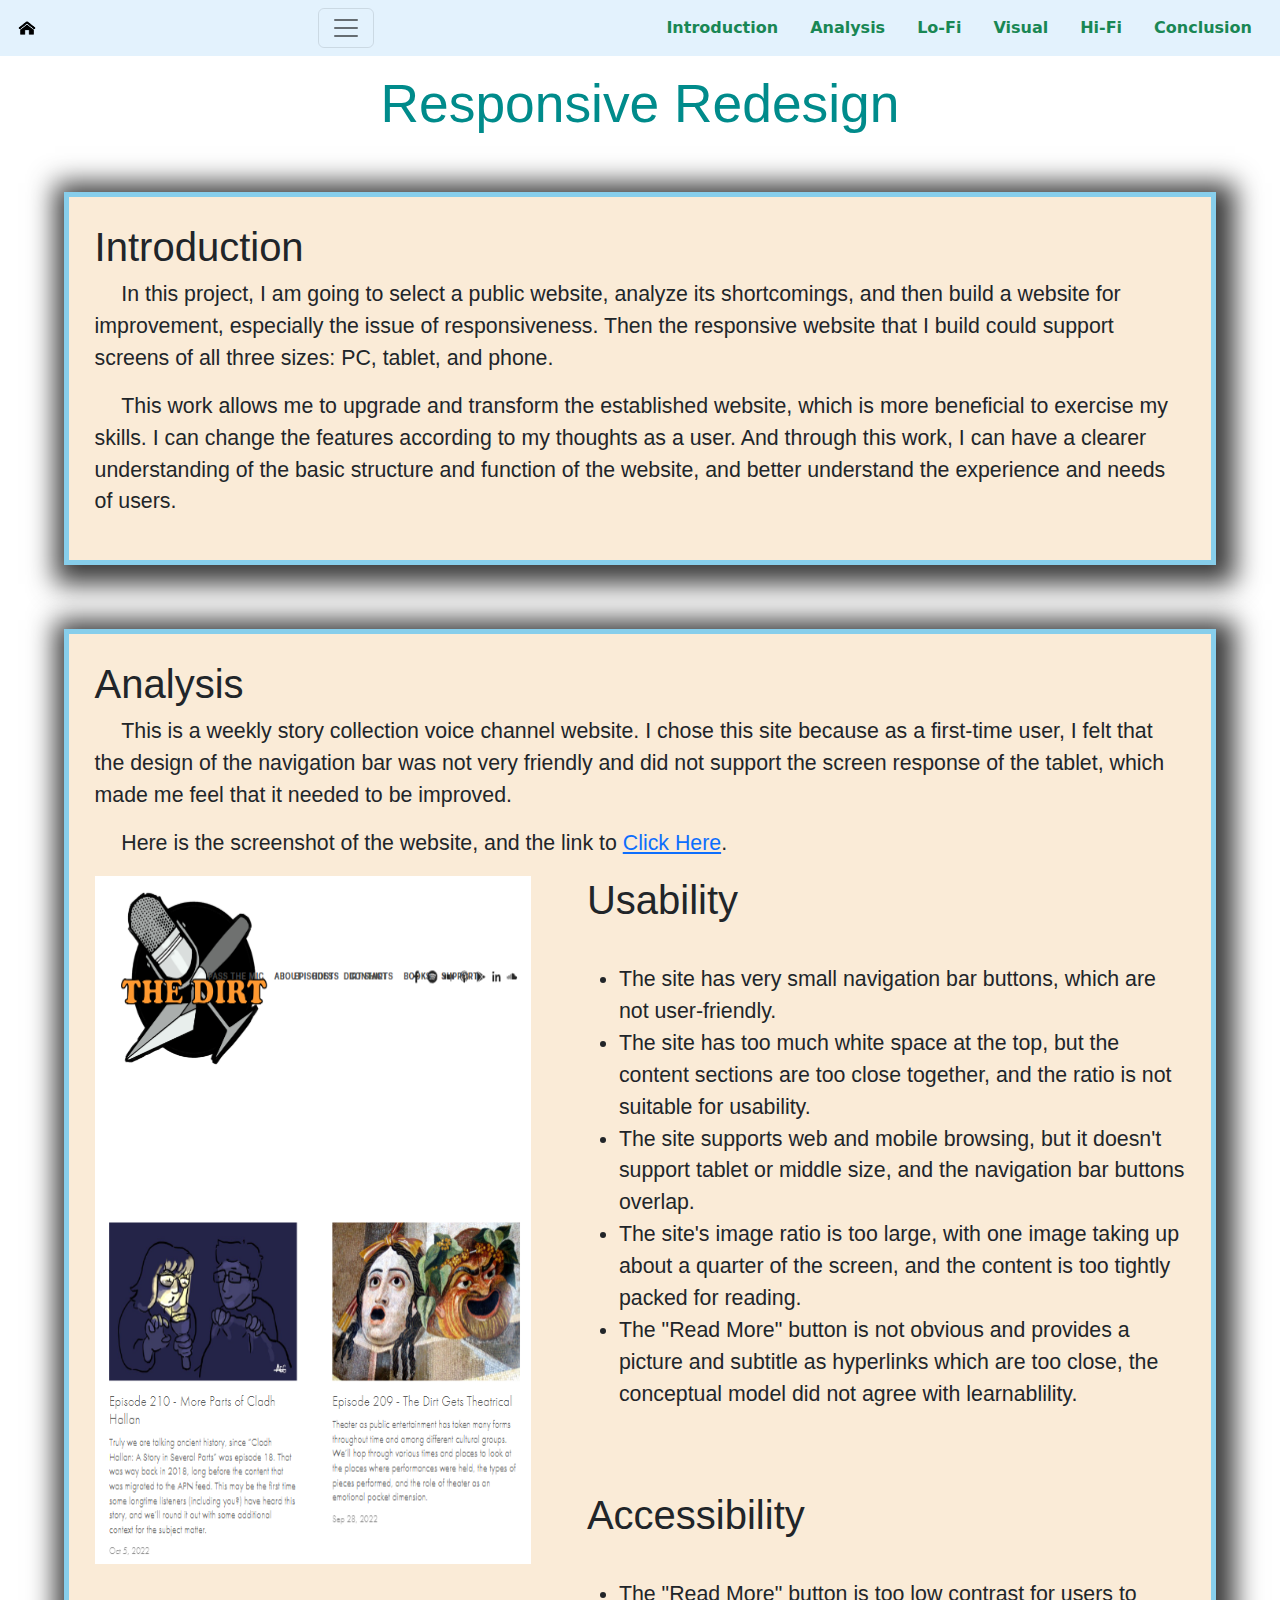
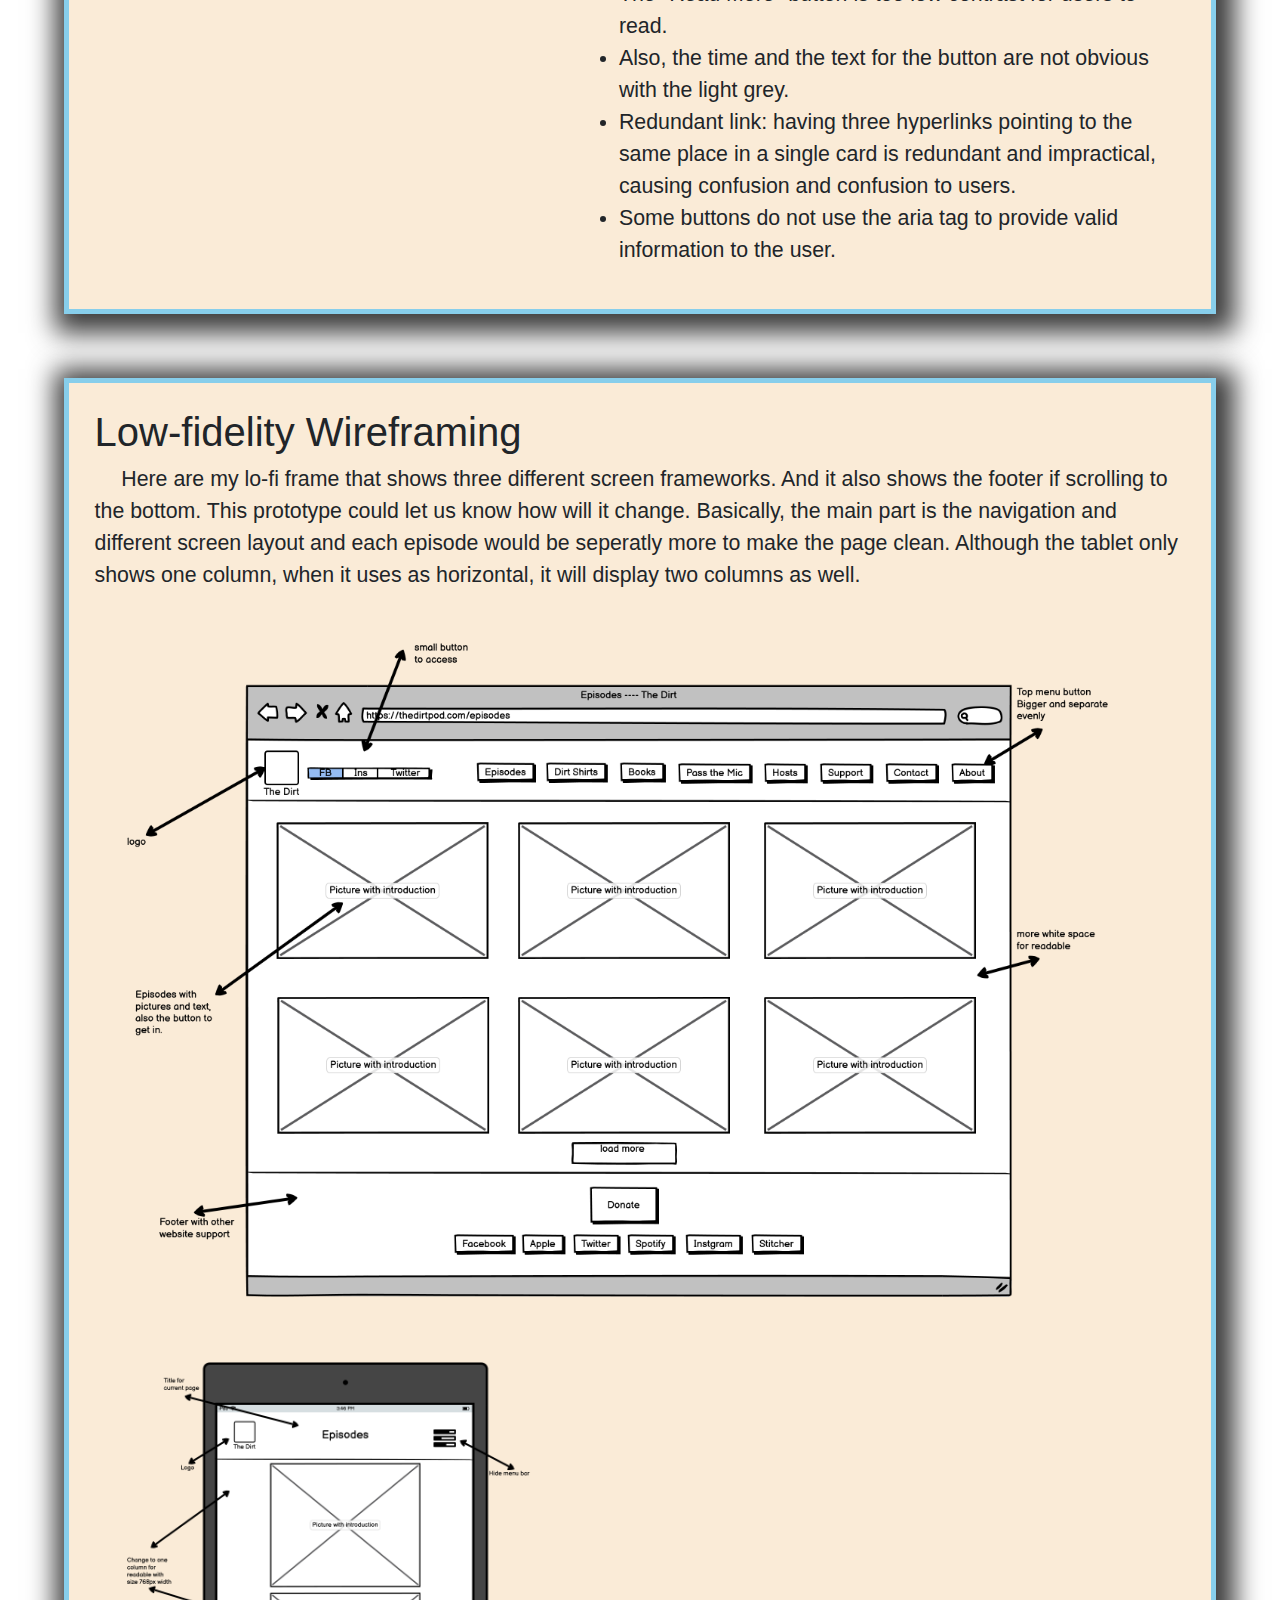
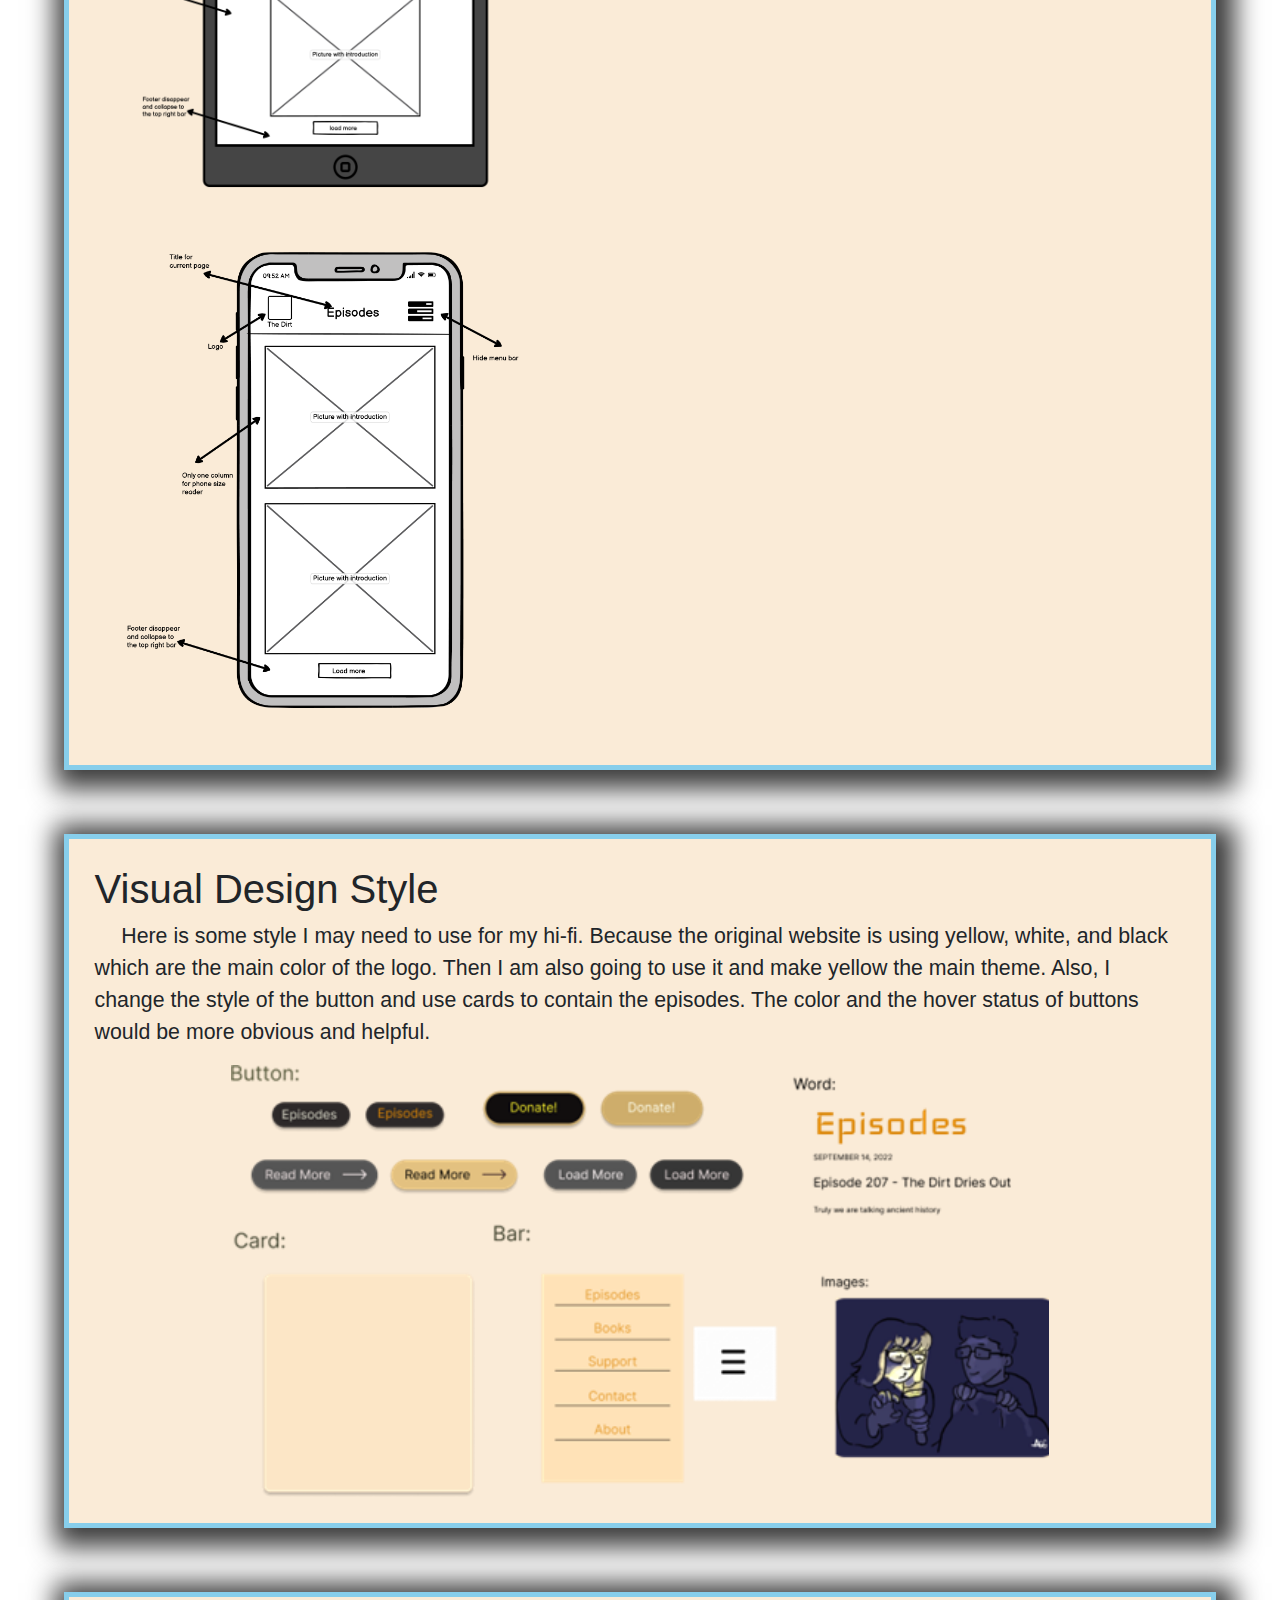
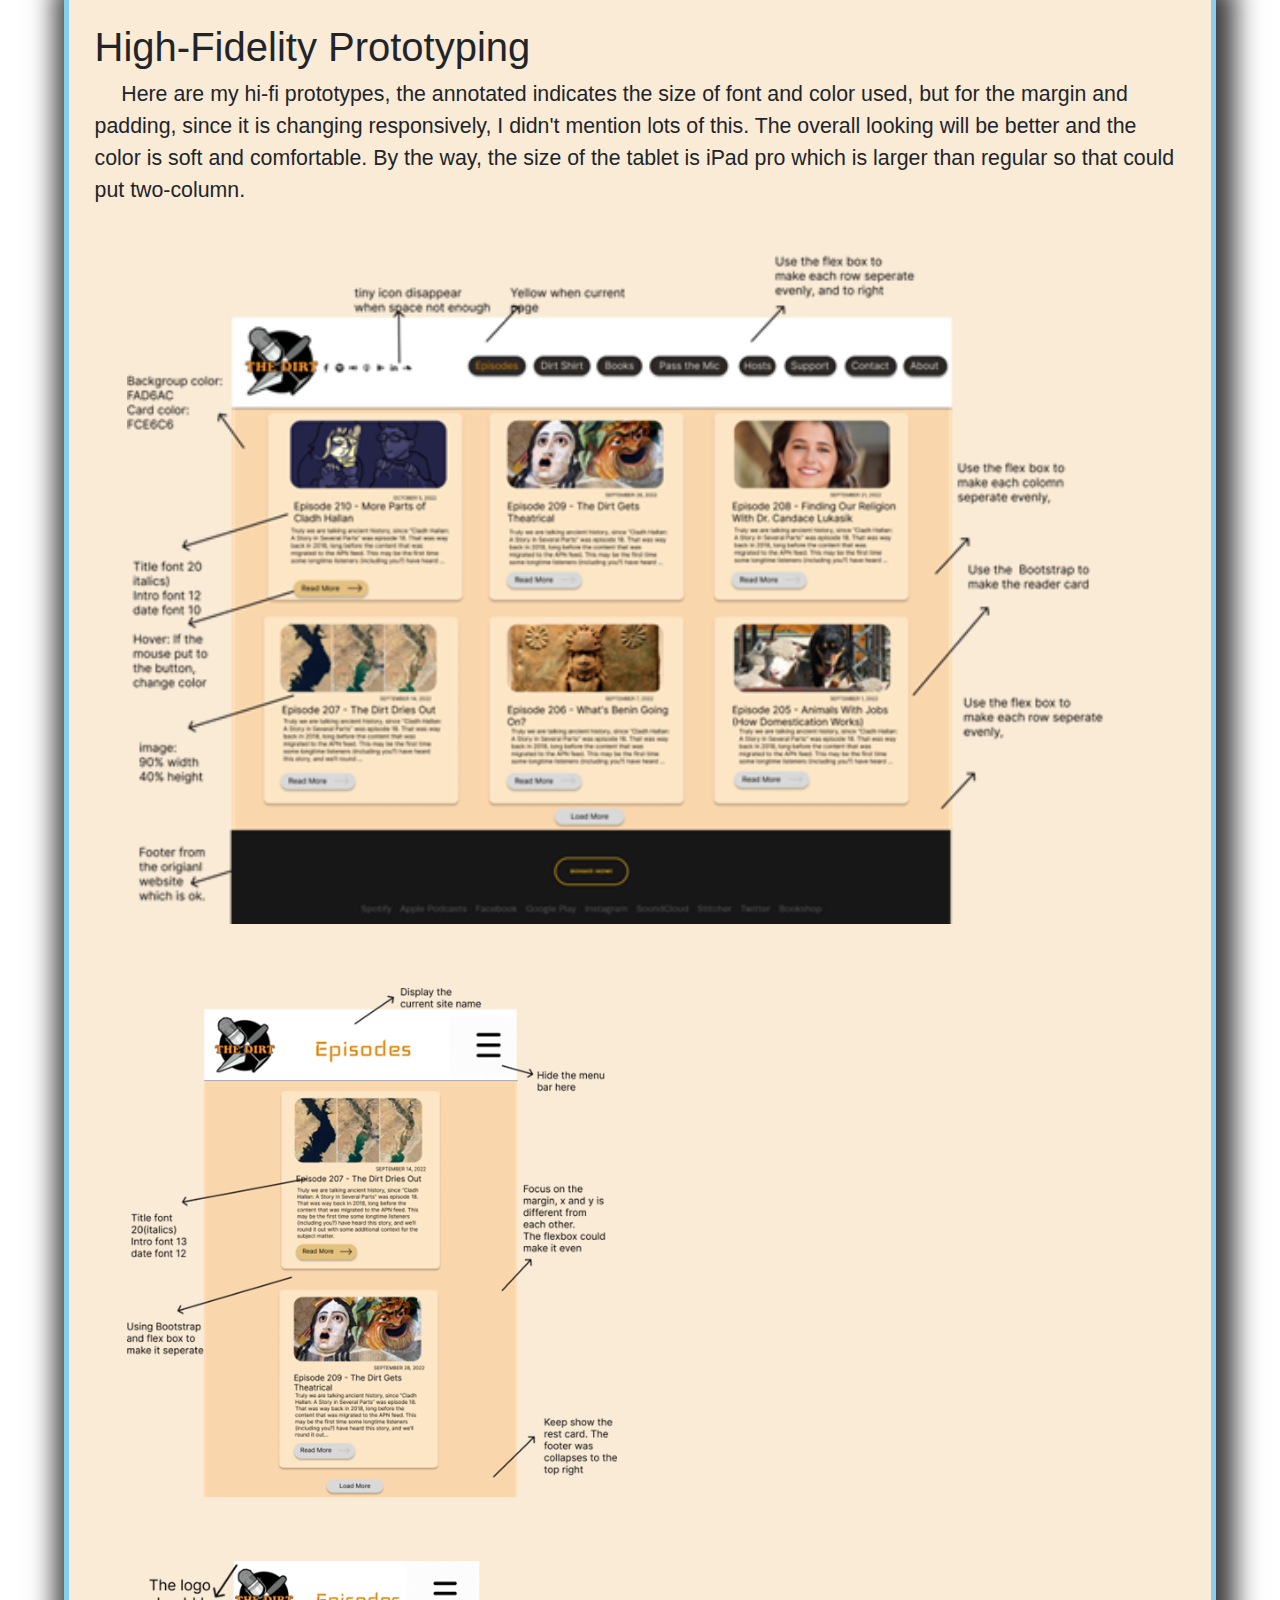
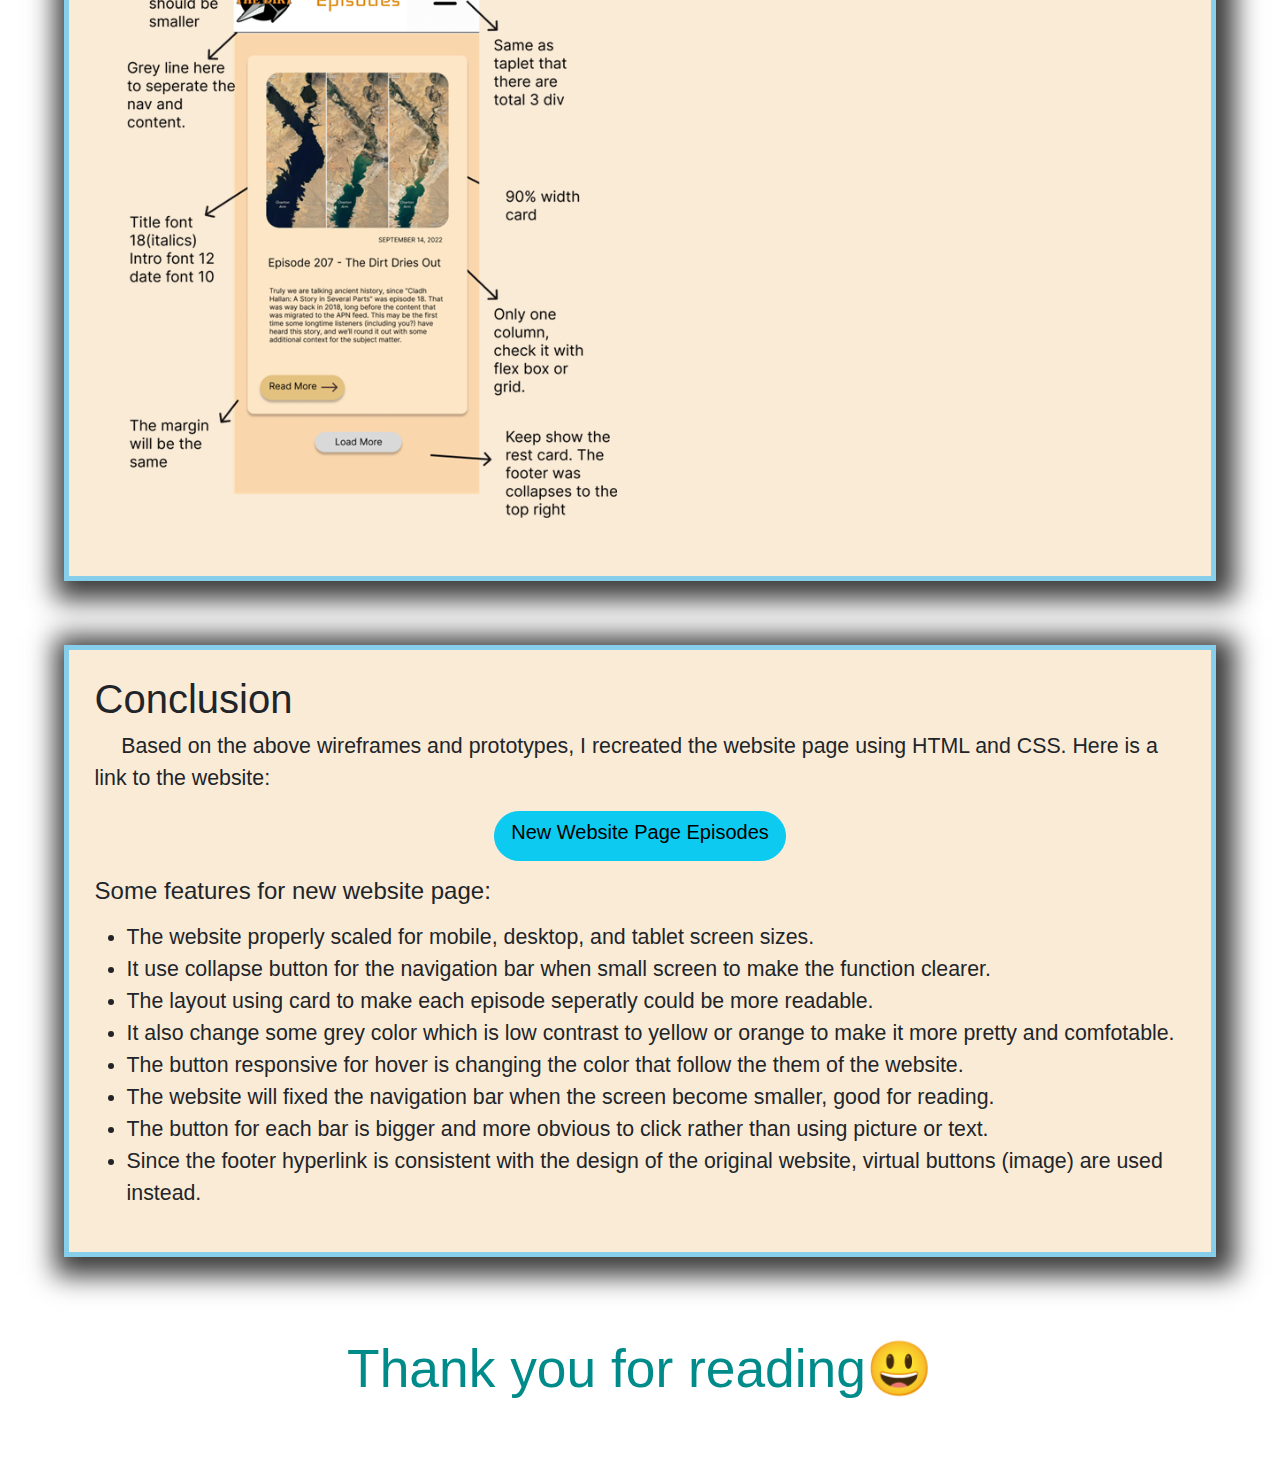
<file: Responsive-Redesign/index.html>
<!doctype html>
<html lang="en">

<head>
    <meta charset="utf-8">
    <meta name="viewport" content="width=device-width, initial-scale=1">
    <link href="bootstrap.css" rel="stylesheet">
    <link href="index.css" rel="stylesheet">
    <script src="https://code.jquery.com/jquery-3.3.1.slim.min.js"
        integrity="sha384-q8i/X+965DzO0rT7abK41JStQIAqVgRVzpbzo5smXKp4YfRvH+8abtTE1Pi6jizo"
        crossorigin="anonymous"></script>
    <script src="https://cdnjs.cloudflare.com/ajax/libs/popper.js/1.14.7/umd/popper.min.js"
        integrity="sha384-UO2eT0CpHqdSJQ6hJty5KVphtPhzWj9WO1clHTMGa3JDZwrnQq4sF86dIHNDz0W1"
        crossorigin="anonymous"></script>
    <script src="https://cdnjs.cloudflare.com/ajax/libs/bootstrap/5.1.3/js/bootstrap.min.js"
        integrity="sha512-OvBgP9A2JBgiRad/mM36mkzXSXaJE9BEIENnVEmeZdITvwT09xnxLtT4twkCa8m/loMbPHsvPl0T8lRGVBwjlQ=="
        crossorigin="anonymous" referrerpolicy="no-referrer"></script>
    <title>Responsive Redesign</title>
</head>

<body>
    <nav class="navbar sticky-top navbar-expand-xxl" style="background-color: #e3f2fd;">
        <div class="container-fluid">
            <a href="../index.html"><img src="../img/home.png" alt="home" width="30" height="24"></a>
            <button class="navbar-toggler" type="button" data-bs-toggle="collapse" data-bs-target="#navbarNavAltMarkup"
                aria-controls="navbarNavAltMarkup" aria-expanded="false" aria-label="Toggle navigation">
                <span class="navbar-toggler-icon"></span>
            </button>
            <div class="collapse navbar-collapse" id="navbarNavAltMarkup">
                <div class="navbar-nav nav">
                    <a class="nav-link link-dark" href="..\Persona\index.html">Parking-Persona</a>
                    <a class="nav-link link-primary" href="..\Responsive-Redesign\index.html">Responsive-Redesign</a>
                    <a class="nav-link link-dark" href="..\Iterative-Design\index.html">Iterative-Design</a>
                    <a class="nav-link link-dark" href="..\ChatZone\index.html">ChatZone-Development</a>
                </div>
            </div>
            <ul class="nav justify-content-end">
                <li class="nav-item">
                    <a class="nav-link link-success" href="#intro"><b>Introduction</b></a>
                </li>
                <li class="nav-item">
                    <a class="nav-link link-success" href="#ana"><b>Analysis</b></a>
                </li>
                <li class="nav-item">
                    <a class="nav-link link-success" href="#lo"><b>Lo-Fi</b></a>
                </li>
                <li class="nav-item">
                    <a class="nav-link link-success" href="#vis"><b>Visual</b></a>
                </li>
                <li class="nav-item">
                    <a class="nav-link link-success" href="#hi"><b>Hi-Fi</b></a>
                </li>
                <li class="nav-item">
                    <a class="nav-link link-success" href="#con"><b>Conclusion</b></a>
                </li>
            </ul>
        </div>
    </nav>


    <div class="m-2 p-2">
        <h1 class="text-center">Responsive Redesign</h1>
    </div>

    <div class="mt-2 text" id="intro">
        <h3>Introduction</h3>
        <div>
            <p>
                In this project, I am going to select a public website, analyze its shortcomings, and then build a
                website for improvement, especially the issue of responsiveness. Then the responsive website that I
                build could support screens of all three sizes: PC, tablet, and phone.
            </p>
            <p>
                This work allows me to upgrade and transform the established website, which is more beneficial to
                exercise my skills. I can change the features according to my thoughts as a user. And through this work,
                I can have a clearer understanding of the basic structure and function of the website, and better
                understand the experience and needs of users. </p>
        </div>
    </div>

    <div class="text" id="ana">
        <h3>Analysis</h3>
        <p>This is a weekly story collection voice channel website. I chose this site because as a first-time user, I
            felt that the design of the navigation bar was not very friendly and did not support the screen response of
            the tablet, which made me feel that it needed to be improved.</p>
        <p>Here is the screenshot of the website, and the link to <a href="https://thedirtpod.com/episodes"
                target="_blank">Click Here</a>.</p>
        <div class="d-flex">
            <img class="original me-5" src="img/original.png" alt="origianl">
            <div class="ms-2">
                <div class="m-0">

                    <h3>Usability</h3>
                    <br>
                    <ul>
                        <li>The site has very small navigation bar buttons, which are not user-friendly.</li>
                        <li>The site has too much white space at the top, but the content sections are too close
                            together, and the ratio is not suitable for usability.</li>
                        <li>The site supports web and mobile browsing, but it doesn't support tablet or middle size, and
                            the navigation bar buttons overlap.</li>
                        <li>The site's image ratio is too large, with one image taking up about a quarter of the screen,
                            and the content is too tightly packed for reading.</li>
                        <li>The "Read More" button is not obvious and provides a picture and subtitle as hyperlinks
                            which are too close, the conceptual model did not agree with learnablility.</li>
                    </ul>
                </div>
                <br><br>
                <div>
                    <h3>Accessibility</h3>
                    <br>
                    <ul>
                        <li>The "Read More" button is too low contrast for users to read.</li>
                        <li>Also, the time and the text for the button are not obvious with the light grey.</li>
                        <li>Redundant link: having three hyperlinks pointing to the same place in a single card is
                            redundant and impractical, causing confusion and confusion to users.</li>
                        <li>Some buttons do not use the aria tag to provide valid information to the user.</li>
                    </ul>
                </div>
            </div>
        </div>
    </div>

    <div class="text" id="lo">
        <h3>Low-fidelity Wireframing</h3>
        <p>Here are my lo-fi frame that shows three different screen frameworks. And it also shows the footer if
            scrolling to the bottom. This prototype could let us know how will it change. Basically, the main part is
            the navigation and different screen layout and each episode would be seperatly more to make the page clean.
            Although the tablet only shows one column, when it uses as horizontal, it will display two columns as well.
        </p>
        <div class="justify-content-center">
            <img src="img/web.png" alt="lo-fi-web" class="web">
            <img src="img/Tablet.png" alt="lo-fi-tablet" class="tablet">
            <img src="img/Phone.png" alt="lo-fi-phone" class="phone">
        </div>

    </div>

    <div class="text" id="vis">
        <h3>Visual Design Style</h3>
        <p>Here is some style I may need to use for my hi-fi. Because the original website is using yellow, white, and
            black which are the main color of the logo. Then I am also going to use it and make yellow the main theme.
            Also, I change the style of the button and use cards to contain the episodes. The color and the hover status
            of buttons would be more obvious and helpful.</p>
        <div class="d-flex justify-content-center">
            <img src="img/style.png" alt="style" class="style">
        </div>

    </div>

    <div class="text" id="hi">
        <h3>High-Fidelity Prototyping</h3>
        <p>Here are my hi-fi prototypes, the annotated indicates the size of font and color used, but for the margin and
            padding, since it is changing responsively, I didn't mention lots of this. The overall looking will be
            better and the color is soft and comfortable. By the way, the size of the
            tablet is iPad pro which is larger than regular so that could put two-column.</p>
        <div class="justify-content-center">
            <img src="img/web1.png" alt="hi-fi-web" class="web">
            <img src="img/Tablet1.png" alt="hi-fi-tablet" class="tablet">
            <img src="img/Phone1.png" alt="hi-fi-phone" class="phone">
        </div>

    </div>

    <div class="text" id="con">
        <h3>Conclusion</h3>
        <p>Based on the above wireframes and prototypes, I recreated the website page using HTML and CSS. Here is a link
            to the website:</p>
        <div class="d-flex justify-content-center"><a class="btn btn-lg btn-info rounded-5"
                href="redesign/episodes.html" target="_blank">
                <h5>New Website Page Episodes</h5>
            </a></div>
        <div>
            <p>
            <h4>Some features for new website page:</h4>
            </p>
            <ul>
                <li>The website properly scaled for mobile, desktop, and tablet screen sizes.</li>
                <li>It use collapse button for the navigation bar when small screen to make the function clearer.</li>
                <li>The layout using card to make each episode seperatly could be more readable.</li>
                <li>It also change some grey color which is low contrast to yellow or orange to make it more pretty and
                    comfotable.</li>
                <li>The button responsive for hover is changing the color that follow the them of the website.</li>
                <li>The website will fixed the navigation bar when the screen become smaller, good for reading.</li>
                <li>The button for each bar is bigger and more obvious to click rather than using picture or text.</li>
                <li>Since the footer hyperlink is consistent with the design of the original website, virtual buttons
                    (image) are used instead.</li>
            </ul>
        </div>
    </div>

    <div class="p-3">
        <h1 class="text-center">Thank you for reading&#128515;</h1>
    </div>

</body>

</html>
</file>
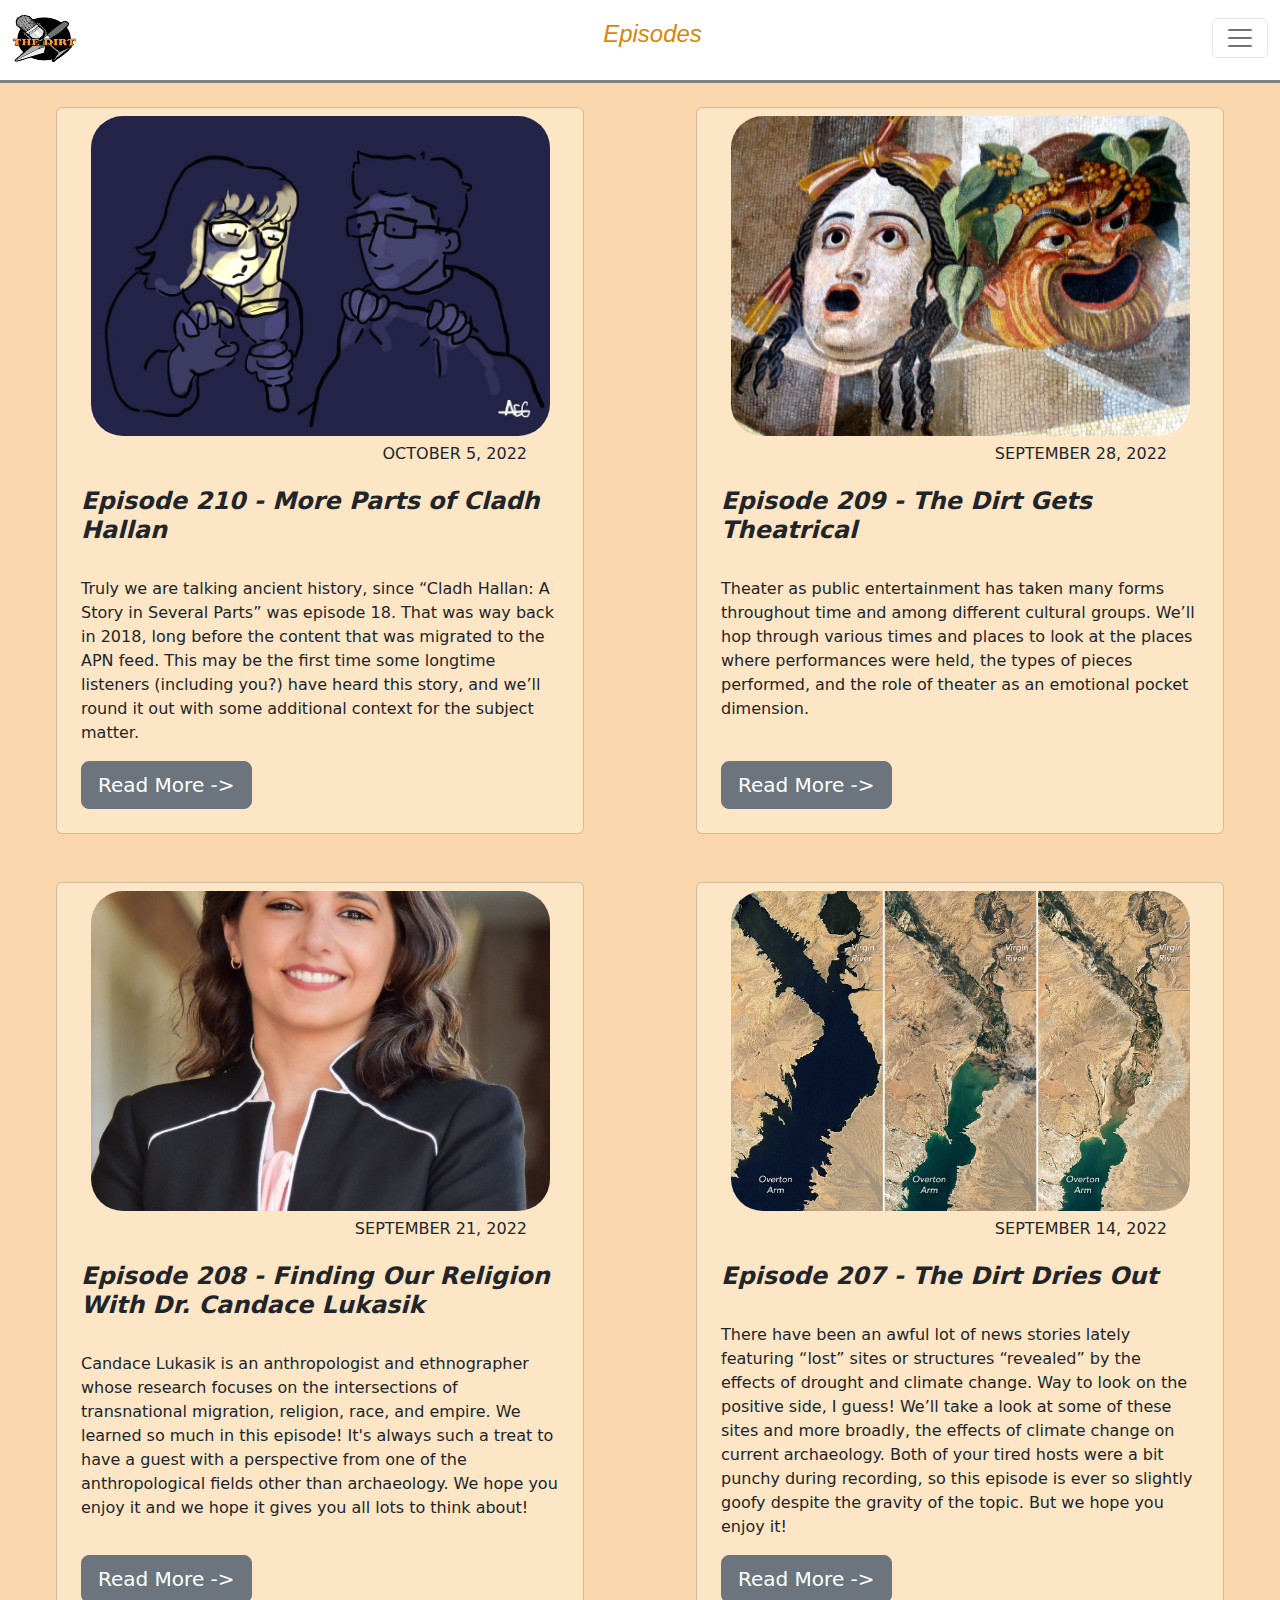
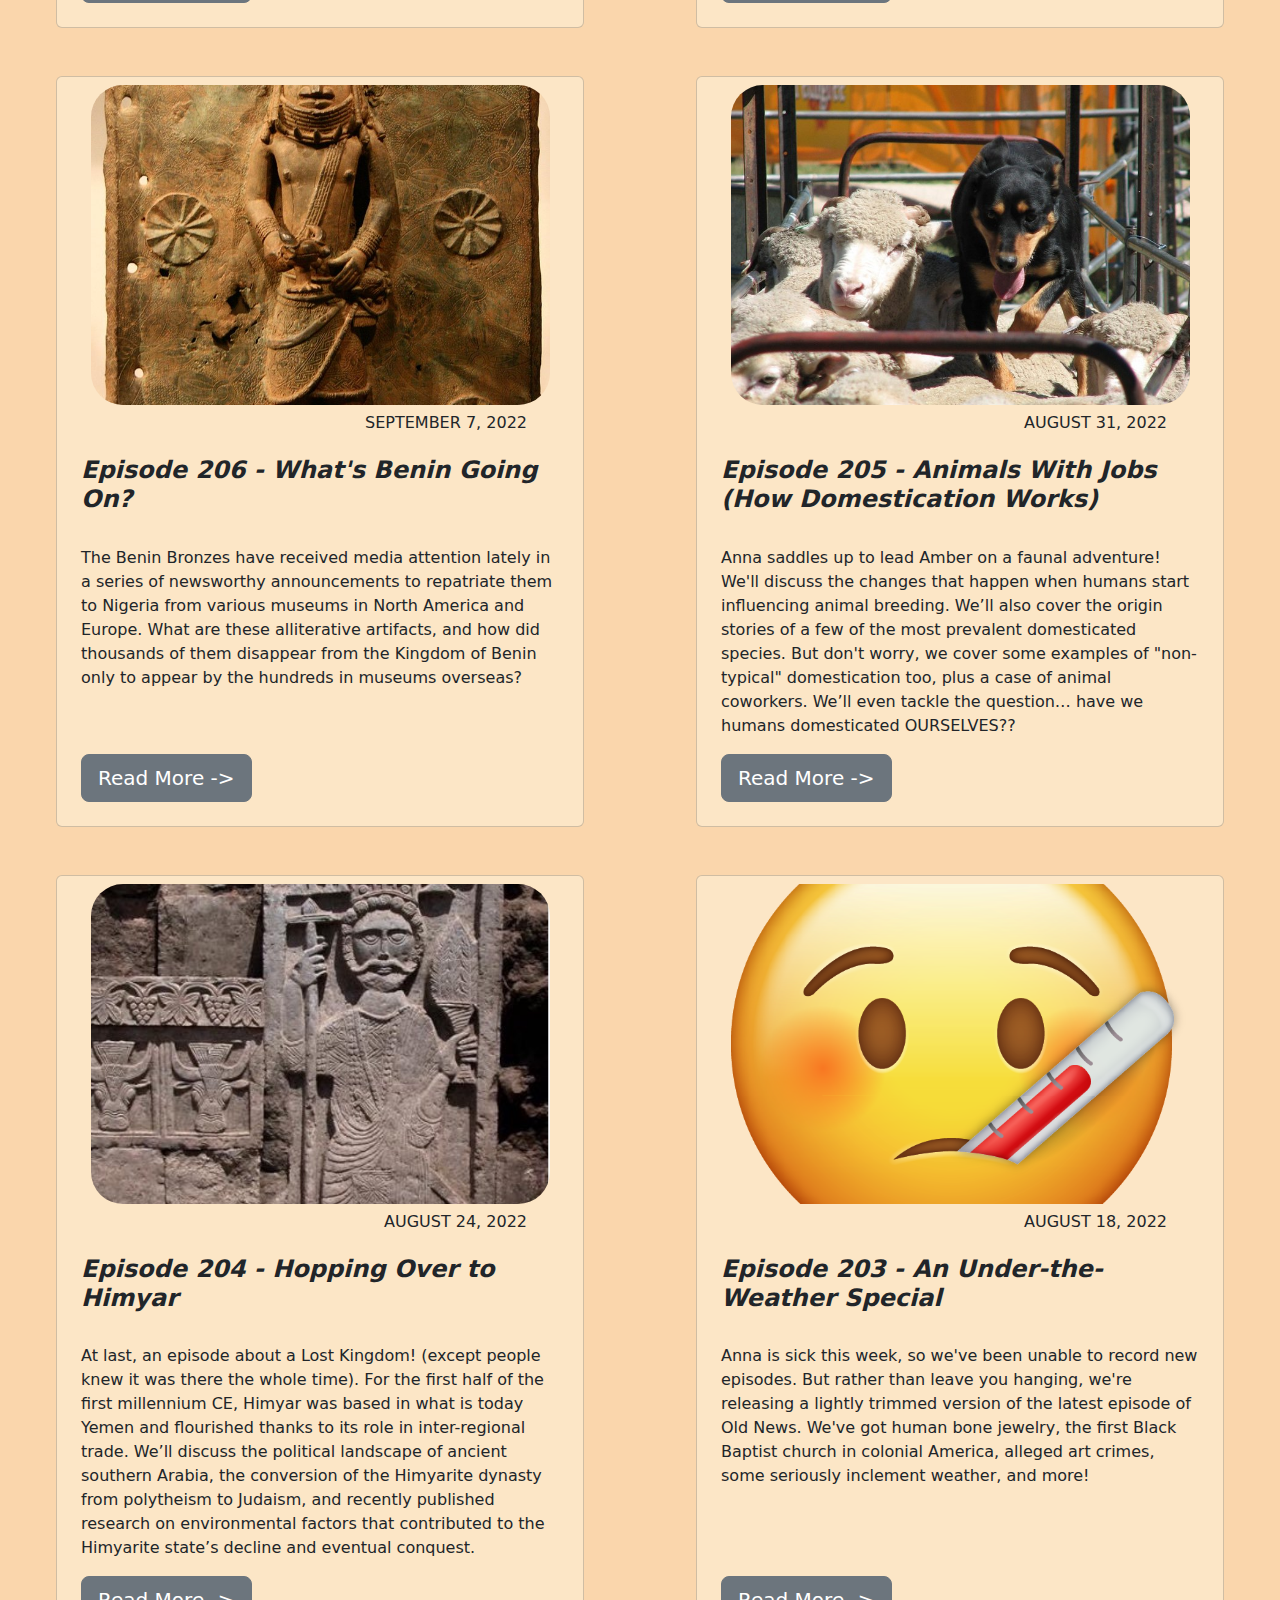
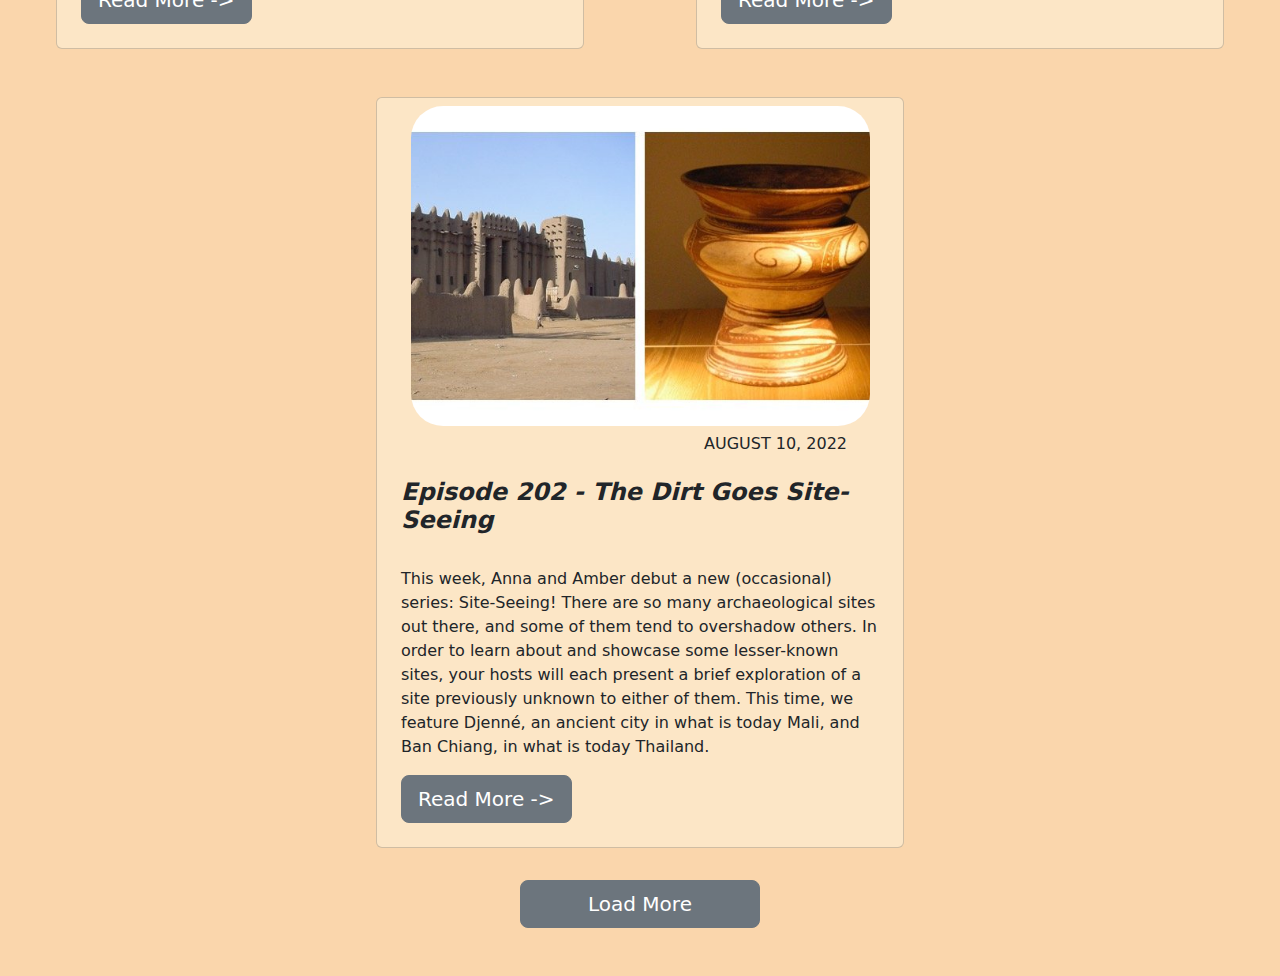
<file: Responsive-Redesign/redesign/episodes.html>
<!doctype html>
<html lang="en">
  <head>
    <meta charset="utf-8">
    <link rel="stylesheet" href="../bootstrap.css">
    <link rel="stylesheet" href="episodes.css">
    <meta name="viewport" content="width=device-width, initial-scale=1">
    <title>Episodes ---- The Dirt</title>
  </head>
  <body>
    <nav class="navbar navbar-expand-xxl navbar-light bg-white ft">
        <div class="container-fluid">

                <a class="navbar-brand" href="https://thedirtpod.com/"><img id="logo" src="img/logo.png" width="150px" height="130px"></a>
                <a class="align-bottom m-0" href="#" id="tiny"><img src="img/tiny.png" width="190px" height="50px"></a>

            <div class="text-center d-block d-xl-block d-xxl-none justify-content-center"><h2>Episodes</h2></div>
            <button class="navbar-toggler" type="button" data-bs-toggle="collapse" data-bs-target="#navbarToggleExternalContent" aria-controls="navbarToggleExternalContent" aria-expanded="true" aria-label="Toggle navigation">
                <span class="navbar-toggler-icon"></span>
              </button>
              
            <div class="collapse navbar-collapse justify-content-end">
                <ul class="navbar-nav">
                    <li class="navbar-item m-1 p-1 ms-0"><a class="btn-lg btn btn-dark text-nowrap rounded-5 text-warning">episodes</a></li>
                    <li class="navbar-item m-1 p-1"><a class="btn-lg btn btn-dark text-nowrap rounded-5 text-secondary">Dirt Shirt</a></li>
                    <li class="navbar-item m-1 p-1"><a class="btn-lg btn btn-dark text-nowrap rounded-5 text-secondary">Books</a></li>
                    <li class="navbar-item m-1 p-1"><a class="btn-lg btn btn-dark text-nowrap rounded-5 text-secondary">Pass the Mic</a></li>
                    <li class="navbar-item m-1 p-1"><a class="btn-lg btn btn-dark text-nowrap rounded-5 text-secondary">Hosts</a></li>
                    <li class="navbar-item m-1 p-1"><a class="btn-lg btn btn-dark text-nowrap rounded-5 text-secondary">Support</a></li>
                    <li class="navbar-item m-1 p-1"><a class="btn-lg btn btn-dark text-nowrap rounded-5 text-secondary">Contact</a></li>
                    <li class="navbar-item m-1 p-1"><a class="btn-lg btn btn-dark text-nowrap rounded-5 text-secondary">About</a></li>
                </ul>

            </div>
            
        </div>
        
    </nav>

    <div class="main">
        <div class="d-flex justify-content-around row m-0">
            <div class="card p-2 bk mt-4 mb-4 col-4 col-md-6 col-xs-12">
                <img src="img/1.jpg" class="card-img-top rounded-5 resizeImg m-auto mb-2" alt="img">
                <h6 class="text-end me-5">OCTOBER 5, 2022</h6>
                <div class="card-body">
                    <h4 class="card-title"><b>Episode 210 - More Parts of Cladh Hallan</b></h4></h4>
                    <br>
                    <p class="card-text">Truly we are talking ancient history, since “Cladh Hallan: A Story in Several Parts” was episode 18. That was way back in 2018, long before the content that was migrated to the APN feed. This may be the first time some longtime listeners (including you?) have heard this story, and we’ll round it out with some additional context for the subject matter.</p>
                    <br><br>
                    <a href="#" class="btnr btn btn-secondary btn-lg position-absolute bottom-0 start-0 ms-4 mb-4">Read More  -></a>
                </div>
            </div>
            <div class="card p-2 bk mt-4 mb-4 col-4 col-md-6 col-xs-12">
                <img src="img/2.jpeg" class="card-img-top rounded-5 resizeImg m-auto mb-2" alt="img">
                <h6 class="text-end me-5">SEPTEMBER 28, 2022</h6>
                <div class="card-body">
                    <h4 class="card-title"><b>Episode 209 - The Dirt Gets Theatrical</b></h4>
                    <br>
                    <p class="card-text">Theater as public entertainment has taken many forms throughout time and among different cultural groups. We’ll hop through various times and places to look at the places where performances were held, the types of pieces performed, and the role of theater as an emotional pocket dimension.</p>
                    <br><br>
                    <a href="#" class="btnr btn btn-secondary btn-lg position-absolute bottom-0 start-0 ms-4 mb-4">Read More  -></a>
                </div>
            </div>
            <div class="card p-2 bk mt-4 mb-4 col-4 col-md-6 col-xs-12">
                <img src="img/3.jpg" class="card-img-top rounded-5 resizeImg m-auto mb-2" alt="img">
                <h6 class="text-end me-5">SEPTEMBER 21, 2022</h6>
                <div class="card-body">
                    <h4 class="card-title"><b>Episode 208 - Finding Our Religion With Dr. Candace Lukasik</b></h4>
                    <br>
                    <p class="card-text">Candace Lukasik is an anthropologist and ethnographer whose research focuses on the intersections of transnational migration, religion, race, and empire. We learned so much in this episode! It's always such a treat to have a guest with a perspective from one of the anthropological fields other than archaeology. We hope you enjoy it and we hope it gives you all lots to think about!</p>
                    <br><br>
                    <a href="#" class="btnr btn btn-secondary btn-lg position-absolute bottom-0 start-0 ms-4 mb-4">Read More  -></a>
                </div>
            </div>

            <div class="card p-2 bk mt-4 mb-4 col-4 col-md-6 col-xs-12">
                <img src="img/4.jpeg" class="card-img-top rounded-5 resizeImg m-auto mb-2" alt="img">
                <h6 class="text-end me-5">SEPTEMBER 14, 2022</h6>
                <div class="card-body">
                    <h4 class="card-title"><b>Episode 207 - The Dirt Dries Out</b></h4>
                    <br>
                    <p class="card-text">There have been an awful lot of news stories lately featuring “lost” sites or structures “revealed” by the effects of drought and climate change. Way to look on the positive side, I guess! We’ll take a look at some of these sites and more broadly, the effects of climate change on current archaeology. Both of your tired hosts were a bit punchy during recording, so this episode is ever so slightly goofy despite the gravity of the topic. But we hope you enjoy it!</p>
                    <br><br>
                    <a href="#" class="btnr btn btn-secondary btn-lg position-absolute bottom-0 start-0 ms-4 mb-4">Read More  -></a>
                </div>
            </div>
            <div class="card p-2 bk mt-4 mb-4 col-4 col-md-6 col-xs-12">
                <img src="img/5.jpeg" class="card-img-top rounded-5 resizeImg m-auto mb-2" alt="img">
                <h6 class="text-end me-5">SEPTEMBER 7, 2022</h6>
                <div class="card-body">
                    <h4 class="card-title"><b>Episode 206 - What's Benin Going On?</b></h4>
                    <br>
                    <p class="card-text">The Benin Bronzes have received media attention lately in a series of newsworthy announcements to repatriate them to Nigeria from various museums in North America and Europe. What are these alliterative artifacts, and how did thousands of them disappear from the Kingdom of Benin only to appear by the hundreds in museums overseas?</p>
                    <br><br>
                    <a href="#" class="btnr btn btn-secondary btn-lg position-absolute bottom-0 start-0 ms-4 mb-4">Read More  -></a>
                </div>
            </div>
            <div class="card p-2 bk mt-4 mb-4 col-4 col-md-6 col-xs-12">
                <img src="img/6.jpeg" class="card-img-top rounded-5 resizeImg m-auto mb-2" alt="img">
                <h6 class="text-end me-5">AUGUST 31, 2022</h6>
                <div class="card-body">
                    <h4 class="card-title"><b>Episode 205 - Animals With Jobs (How Domestication Works)</b></h4>
                    <br>
                    <p class="card-text">Anna saddles up to lead Amber on a faunal adventure! We'll discuss the changes that happen when humans start influencing animal breeding. We’ll also cover the origin stories of a few of the most prevalent domesticated species. But don't worry, we cover some examples of "non-typical" domestication too, plus a case of animal coworkers. We’ll even tackle the question… have we humans domesticated OURSELVES??</p>
                    <br><br>
                    <a href="#" class="btnr btn btn-secondary btn-lg position-absolute bottom-0 start-0 ms-4 mb-4">Read More  -></a>
                </div>
            </div>

            <div class="card p-2 bk mt-4 mb-4 col-4 col-md-6 col-xs-12">
                <img src="img/7.jpeg" class="card-img-top rounded-5 resizeImg m-auto mb-2" alt="img">
                <h6 class="text-end me-5">AUGUST 24, 2022</h6>
                <div class="card-body">
                    <h4 class="card-title"><b>Episode 204 - Hopping Over to Himyar</b></h4>
                    <br>
                    <p class="card-text">At last, an episode about a Lost Kingdom! (except people knew it was there the whole time).

                        For the first half of the first millennium CE, Himyar was based in what is today Yemen and flourished thanks to its role in inter-regional trade. We’ll discuss the political landscape of ancient southern Arabia, the conversion of the Himyarite dynasty from polytheism to Judaism, and recently published research on environmental factors that contributed to the Himyarite state’s decline and eventual conquest.</p>
                    <br><br>
                    <a href="#" class="btnr btn btn-secondary btn-lg position-absolute bottom-0 start-0 ms-4 mb-4">Read More  -></a>
                </div>
            </div>
            <div class="card p-2 bk mt-4 mb-4 col-4 col-md-6 col-xs-12">
                <img src="img/8.png" class="card-img-top rounded-5 resizeImg m-auto mb-2" alt="img">
                <h6 class="text-end me-5">AUGUST 18, 2022</h6>
                <div class="card-body">
                    <h4 class="card-title"><b>Episode 203 - An Under-the-Weather Special</b></h4>
                    <br>
                    <p class="card-text">Anna is sick this week, so we've been unable to record new episodes. But rather than leave you hanging, we're releasing a lightly trimmed version of the latest episode of Old News. We've got human bone jewelry, the first Black Baptist church in colonial America, alleged art crimes, some seriously inclement weather, and more!</p>
                    <br><br>
                    <a href="#" class="btnr btn btn-secondary btn-lg position-absolute bottom-0 start-0 ms-4 mb-4">Read More  -></a>
                </div>
            </div>
            <div class="card p-2 bk mt-4 mb-4 col-4 col-md-6 col-xs-12">
                <img src="img/9.jpeg" class="card-img-top rounded-5 resizeImg m-auto mb-2" alt="img">
                <h6 class="text-end me-5">AUGUST 10, 2022</h6>
                <div class="card-body">
                    <h4 class="card-title"><b>Episode 202 - The Dirt Goes Site-Seeing</b></h4>
                    <br>
                    <p class="card-text">This week, Anna and Amber debut a new (occasional) series: Site-Seeing! There are so many archaeological sites out there, and some of them tend to overshadow others. In order to learn about and showcase some lesser-known sites, your hosts will each present a brief exploration of a site previously unknown to either of them. This time, we feature Djenné, an ancient city in what is today Mali, and Ban Chiang, in what is today Thailand.</p>
                    <br><br>
                    <a href="#" class="btnr btn btn-secondary btn-lg position-absolute bottom-0 start-0 ms-4 mb-4">Read More  -></a>
                </div>
            </div>
        </div>

        <div class="d-flex justify-content-center">
            <a href="#" class="btn btn-secondary btn-lg mt-2 mb-5 btt" style="width: 15rem;">Load More</a>
        </div>
    </div>

    <footer>
        <div class="foot">
            <div class="d-flex justify-content-center">
                <button class="donate btn btn-lg btn-secondary rounded-5 mt-5 ps-4 pe-4 pt-3 pb-3">Donate Now!</button>
            </div>
            
        </div>
        <img src="img/footer.png" alt="footer" style="width: 100%; height: auto;">
    </footer>

  </body>
</html>
<!--Citation: The webpage redesign for the https://thedirtpod.com/episodes, the image and the content from here.-->
</file>
<file: index.css>
html body {
    margin: 0;
    padding: 0;
    background-image: url(https://www.toptal.com/designers/subtlepatterns/uploads/blue-snow.png);
}

h1 {
    text-align: center;
    margin-right: auto;
    margin-left: auto;
    margin-bottom: 30px;
    font-family: "Trebuchet MS", Helvetica, sans-serif;
    font-size: 40pt;
    color: darkcyan;
}

h3 {
    text-align: center;
    font-family: "Trebuchet MS", Helvetica, sans-serif;
    font-size: 15pt;
    color: rgb(71, 60, 56);
}

.logo {
    margin-top: 5rem;
    margin-right: auto;
    margin-left: 25%;
    margin-bottom: 15px;
    width: 50%;
}

.text-block {
    width: 60%;
    text-align: center;
    margin-right: auto;
    margin-left: auto;
}

.icon-blcok {
    text-align: center;
    margin-right: auto;
    margin-left: auto;
}

.ccard {
    -webkit-box-shadow: 5px 5px 25px 14px rgba(136, 132, 132, 0.77); 
    box-shadow: 5px 5px 25px 14px rgba(133, 129, 129, 0.77);
}

.image {
    width: 90%;
    height: 20rem;
}

.fa {
    background-color: darkblue;
    padding: 20px;
    font-size: 30px;
    width: 50px;
    text-align: center;
    text-decoration: none;
    margin: 5px 2px;
}

.fa:hover {
    opacity: 0.7;
}

.fa-facebook {
    background: #3B5998;
    color: white;
}

.fa-twitter {
    background: #55ACEE;
    color: white;
}

.fa-google {
    background: #dd4b39;
    color: white;
}

.fa-linkedin {
    background: #007bb5;
    color: white;
}

.fa-youtube {
    background: #bb0000;
    color: white;
}

.fa-instagram {
    background: #125688;
    color: white;
}

.fa-github {
    background: black;
    color: white;
}

.overlay1 {
    position: absolute;
    top: 0;
    bottom: 0;
    left: 0;
    right: 0;
    height: 100%;
    width: 100%;
    opacity: 0;
    transition: .5s ease;
    background-color: salmon;

    text-align: center;
    padding-top: 8rem;
    font-family: "Trebuchet MS", Helvetica, sans-serif;
    font-size: 24pt;
    font-style: italic;
    color: beige;
}
.overlay2 {
    position: absolute;
    top: 0;
    bottom: 0;
    left: 0;
    right: 0;
    height: 100%;
    width: 100%;
    opacity: 0;
    transition: .5s ease;
    background-color: salmon;

    text-align: center;
    padding-top: 8rem;
    font-family: "Trebuchet MS", Helvetica, sans-serif;
    font-size: 24pt;
    font-style: italic;
    color: beige;
}
.overlay3 {
    position: absolute;
    top: 0;
    bottom: 0;
    left: 0;
    right: 0;
    height: 100%;
    width: 100%;
    opacity: 0;
    transition: .5s ease;
    background-color: salmon;

    text-align: center;
    padding-top: 8rem;
    font-family: "Trebuchet MS", Helvetica, sans-serif;
    font-size: 24pt;
    font-style: italic;
    color: beige;
}
.overlay4 {
    position: absolute;
    top: 0;
    bottom: 0;
    left: 0;
    right: 0;
    height: 100%;
    width: 100%;
    opacity: 0;
    transition: .5s ease;
    background-color: salmon;

    text-align: center;
    padding-top: 8rem;
    font-family: "Trebuchet MS", Helvetica, sans-serif;
    font-size: 24pt;
    font-style: italic;
    color: beige;
}

.c1 :hover .overlay1 {
    opacity: 1;
}
.c2 :hover .overlay2 {
    opacity: 1;
}
.c3 :hover .overlay3 {
    opacity: 1;
}
.c4 :hover .overlay4 {
    opacity: 1;
}
</file>
<file: ChatZone/index.css>
body {
    height: 100%;
    width: 100%;
    background: url(https://www.toptal.com/designers/subtlepatterns/uploads/geometric-leaves.png);
}

.text {
    margin: 5%;
    padding: 2%;
    border: 5px solid skyblue;
    -webkit-box-shadow: 5px 5px 25px 14px rgba(0, 0, 0, 0.77);
    box-shadow: 5px 5px 25px 14px rgba(0, 0, 0, 0.77);
    background-color: antiquewhite;
    font-family: "Comic Sans MS", cursive, sans-serif;
    font-size: 16pt;
}

h1 {
    text-align: center;
    margin-right: 0px;
    margin-bottom: 40px;
    font-family: "Trebuchet MS", Helvetica, sans-serif;
    font-size: 40pt;
    color: darkcyan;
}

h3 {
    font-size: 30pt;
}

p {
    text-indent: 20pt;
}

.cap {
    color: brown;
}
</file>
<file: Iterative-Design/style.css>
body {
  height: 100%;
  width: 100%;
  background: url(https://www.toptal.com/designers/subtlepatterns/uploads/sakura.png);
}

.text {
  margin: 5%;
  padding: 2%;
  border: 5px solid skyblue;
  -webkit-box-shadow: 5px 5px 25px 14px rgba(0,0,0,0.77); 
  box-shadow: 5px 5px 25px 14px rgba(0,0,0,0.77);
  background-color: antiquewhite;
  font-family: "Comic Sans MS", cursive, sans-serif;
  font-size: 16pt;
}

h1, h2{
  text-align: center;
  margin-right: 0px;
  margin-bottom: 40px;
  font-family: "Trebuchet MS", Helvetica, sans-serif;
  font-size: 40pt;
  color: darkcyan;
}

h3 {
  font-size: 30pt;
}

p{
  text-indent:20pt;
}

.sketc {
  width: 30%;
  height: 60%;
}

.sketc1 {
  width: 70%;
  margin-left: 15%;
}
</file>
<file: Persona/index.css>
body{
    background-color: #80D4FF;
    background-image: url(https://www.toptal.com/designers/subtlepatterns/uploads/polonez_car.png);
    /* credit: Made by Radosław Rzepecki */
}


.text {
    margin: 5%;
    padding: 2%;
    border: 5px solid skyblue;
    -webkit-box-shadow: 5px 5px 25px 14px rgba(0,0,0,0.77); 
    box-shadow: 5px 5px 25px 14px rgba(0,0,0,0.77);
    background-color: antiquewhite;
    font-family: "Comic Sans MS", cursive, sans-serif;
    font-size: 16pt;
}

h1, h2{
    text-align: center;
    margin-right: 0px;
    margin-bottom: 40px;
    font-family: "Trebuchet MS", Helvetica, sans-serif;
    font-size: 40pt;
    color: darkcyan;
}

h3 {
    font-size: 30pt;
}

p{
    text-indent:20pt;
}

.hw{
    width: 100%;
    border: 3px solid cornflowerblue; 
}

.icon{
    display: flex;
    justify-content: space-around;
}

.container {
    display: flex;
    align-items: center;
    justify-content: center;
}
</file>
<file: Responsive-Redesign/index.css>
html body {
    margin: 0;
    padding: 0;
    background-image: url(https://www.toptal.com/designers/subtlepatterns/uploads/leaves.png);
}

.text {
    margin: 5%;
    padding: 2%;
    border: 5px solid skyblue;
    -webkit-box-shadow: 5px 5px 25px 14px rgba(0,0,0,0.77); 
    box-shadow: 5px 5px 25px 14px rgba(0,0,0,0.77);
    background-color: antiquewhite;
    font-family: "Comic Sans MS", cursive, sans-serif;
    font-size: 16pt;
}

h1{
    text-align: center;
    margin-right: 0px;
    margin-bottom: 40px;
    font-family: "Trebuchet MS", Helvetica, sans-serif;
    font-size: 40pt;
    color: darkcyan;
}

p{
    text-indent:20pt;
}

h3 {
    font-size: 30pt;
}

.original {
    height: 43rem;
    width: 40%;
}

.style {
    width: 75%;
}

.tablet {
    margin: 2rem;
    width: 45%;
}

.phone {
    margin: 2rem;
    width: 45%;
}

.web {
    margin: 2rem;
    width: 90%;
}
</file>
<file: Responsive-Redesign/redesign/episodes.css>
html {height: 100%;}
body {
    height: 100%;
    -webkit-text-size-adjust: none !important;
}

.main {
    background-color: #FAD6AC;
    height: auto;
    width: 100;
    border-top: grey solid;
}

h4 {
    font-style:italic;
}
img{
    display: block;
}

h2 {
    font-family: 'Lucida Sans', 'Lucida Sans Regular', 'Lucida Grande', 'Lucida Sans Unicode', Geneva, Verdana, sans-serif;
    font-size: x-large;
    font-style:italic;
    color: #DA8505;
}

.resizeImg {
    display: block;
    width: 90%;
    height: 20rem;
    object-fit: cover;
}

.bk {
    vertical-align: middle;
    background-color: #fce6c6;
    width: 33rem; 
    max-width: 90%;
}


.btnr:hover {
    color: black;
    background-color: #E3C280;
}

.btt:hover {
    background-color: darksalmon;
}

.foot {
    height: 7rem;
    background-color: #171717;
}

.donate {
    background-color: black;
    color: rgb(190, 190, 22);
    border: solid 2px rgb(218, 218, 22);
    font-size: small;
}

.donate:hover {
    background-color: #e78e27;
    color: whitesmoke;
    border: solid 2px #e78e27;
}


@media (max-width: 1400px) {
    #tiny {
      display: None;
    }
    #logo {
        height: 50px;
        width: 65px;
    }
    .ft {
        position: fixed;
        top: 0;
        right: 0;
        left: 0;
        z-index: 1030;
    }
    .main {
        margin-top: 5rem;
    }

    footer {
        display: None;
    }
  }
</file>
